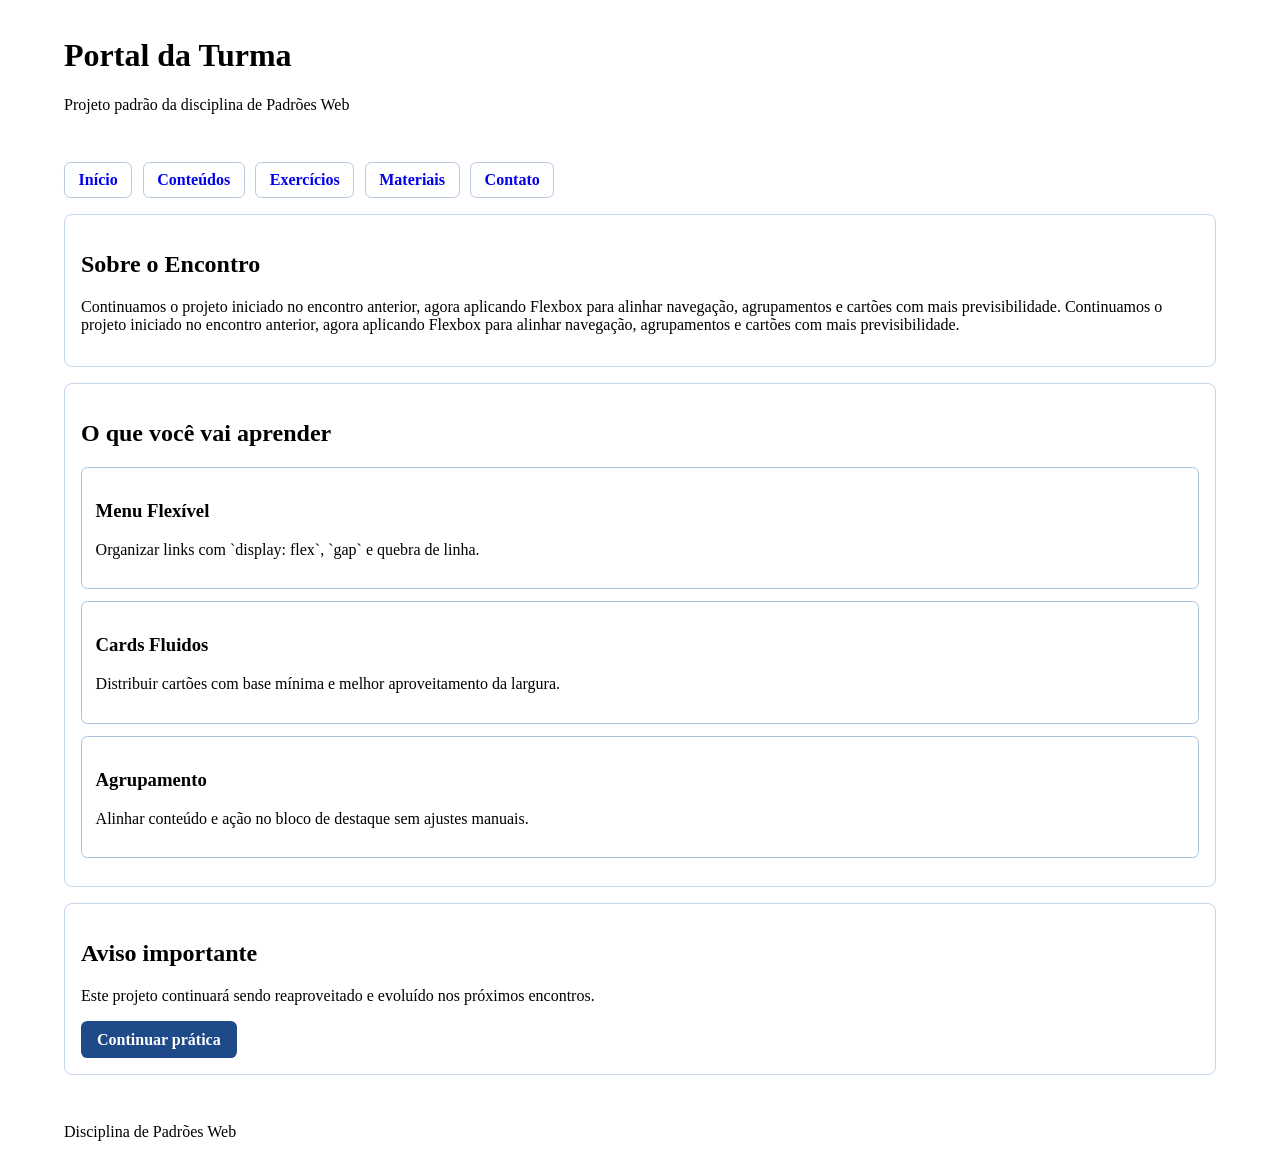
<file: códigos/aula15/index.html>
<!doctype html>
<html lang="pt-BR">
  <head>
    <meta charset="UTF-8" />
    <meta name="viewport" content="width=device-width, initial-scale=1.0" />
    <title>Portal da Turma - Projeto Padrão</title>
    <link rel="stylesheet" href="styles.css" />
  </head>


  <body>
    <header id="topo" class="faixa">
      <div class="container">
        <h1>Portal da Turma</h1>
        <p class="subtitulo">Projeto padrão da disciplina de Padrões Web</p>
      </div>
    </header>

    <nav class="menu faixa" aria-label="Navegação principal">
      <div class="container">
        <a href="#inicio">Início</a>
        <a href="#conteudos">Conteúdos</a>
        <a href="#exercicios">Exercícios</a>
        <a href="#materiais">Materiais</a>
        <a href="#contato">Contato</a>
      </div>
    </nav>

    <main id="inicio" class="container">
      <section id="conteudos" class="bloco bloco-sobre">
        <h2>Sobre o Encontro</h2>
        <p>
          Continuamos o projeto iniciado no encontro anterior, agora aplicando Flexbox
          para alinhar navegação, agrupamentos e cartões com mais previsibilidade. Continuamos o projeto iniciado no encontro anterior, agora aplicando Flexbox
          para alinhar navegação, agrupamentos e cartões com mais previsibilidade.
        </p>
      </section>

      <section id="exercicios" class="bloco bloco-aprendizado">
        <h2>O que você vai aprender</h2>
        <div class="cards-aprendizado">
          <article class="card">
            <h3>Menu Flexível</h3>
            <p>Organizar links com `display: flex`, `gap` e quebra de linha.</p>
          </article>
          <article class="card">
            <h3>Cards Fluidos</h3>
            <p>Distribuir cartões com base mínima e melhor aproveitamento da largura.</p>
          </article>
          <article class="card">
            <h3>Agrupamento</h3>
            <p>Alinhar conteúdo e ação no bloco de destaque sem ajustes manuais.</p>
          </article>
        </div>
      </section>

      <section id="materiais" class="bloco destaque">
        <h2>Aviso importante</h2>
        <div class="destaque-acao">
          <p class="aviso" id="aviso-semana">
            Este projeto continuará sendo reaproveitado e evoluído nos próximos encontros.
          </p>
          <a class="botao" href="#exercicios">Continuar prática</a>
        </div>
      </section>
    </main>

    <footer id="contato" class="faixa">
      <div class="container">
        <p>Disciplina de Padrões Web</p>
      </div>
    </footer>
  </body>
</html>
</file>
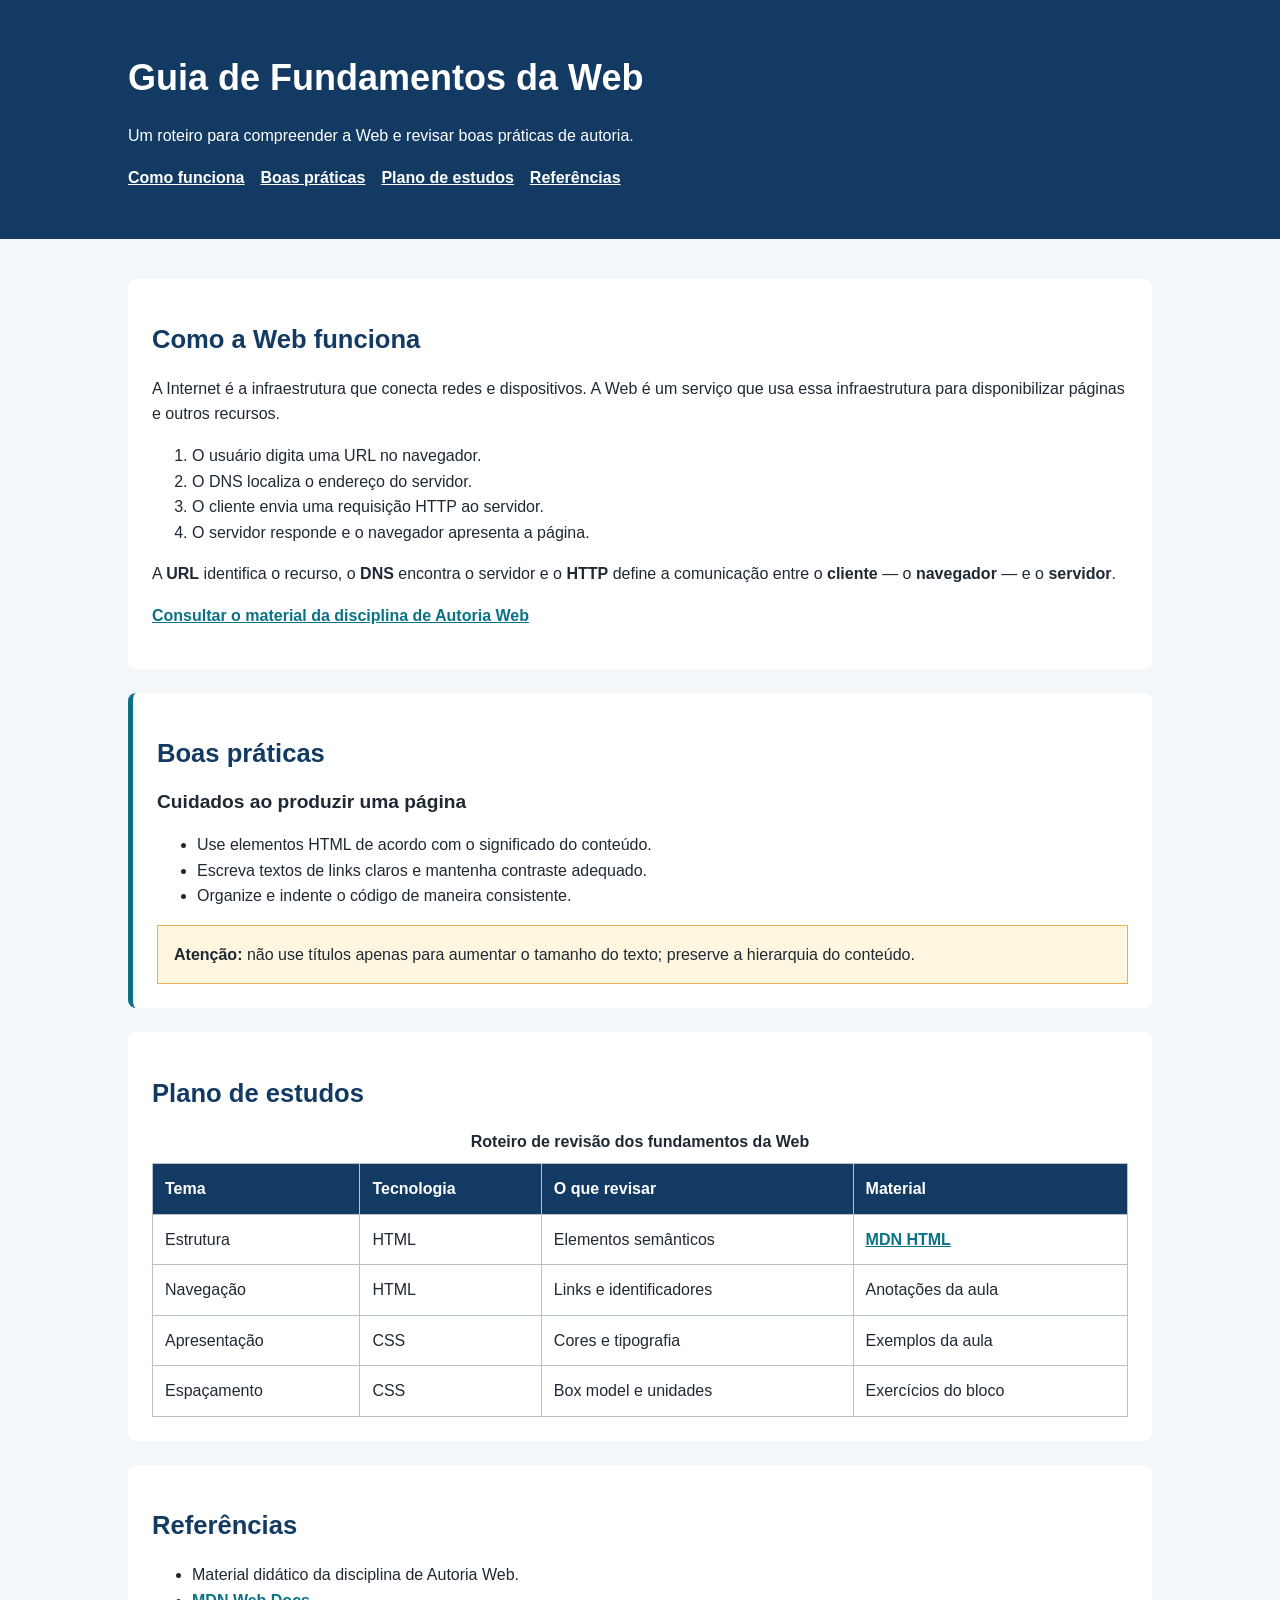
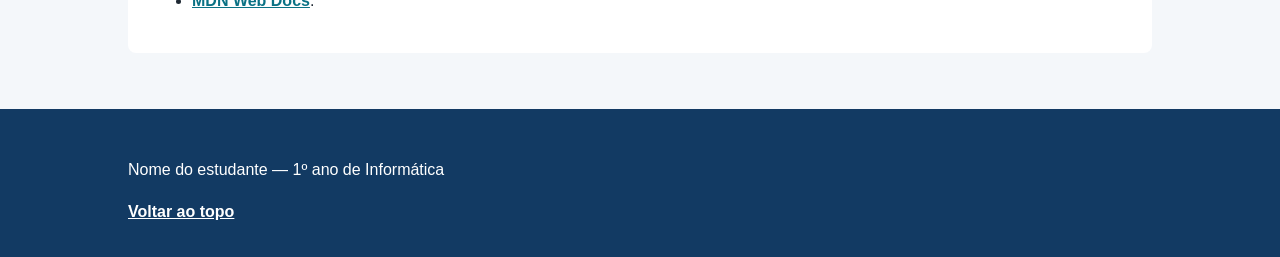
<file: códigos/aula21/index.html>
<!doctype html>
<html lang="pt-BR">
  <head>
    <meta charset="UTF-8" />
    <meta name="viewport" content="width=device-width, initial-scale=1.0" />
    <title>Guia de Fundamentos da Web</title>
    <link rel="stylesheet" href="styles.css" />
  </head>
  <body>
    <header>
      <div class="container">
        <h1 id="topo">Guia de Fundamentos da Web</h1>
        <p>Um roteiro para compreender a Web e revisar boas práticas de autoria.</p>
        <nav aria-label="Navegação principal">
          <ul>
            <li><a href="#funcionamento">Como funciona</a></li>
            <li><a href="#boas-praticas">Boas práticas</a></li>
            <li><a href="#estudos">Plano de estudos</a></li>
            <li><a href="#referencias">Referências</a></li>
          </ul>
        </nav>
      </div>
    </header>

    <main class="container">
      <section id="funcionamento">
        <h2>Como a Web funciona</h2>
        <p>A Internet é a infraestrutura que conecta redes e dispositivos. A Web é um serviço que usa essa infraestrutura para disponibilizar páginas e outros recursos.</p>
        <ol>
          <li>O usuário digita uma URL no navegador.</li>
          <li>O DNS localiza o endereço do servidor.</li>
          <li>O cliente envia uma requisição HTTP ao servidor.</li>
          <li>O servidor responde e o navegador apresenta a página.</li>
        </ol>
        <p>A <strong>URL</strong> identifica o recurso, o <strong>DNS</strong> encontra o servidor e o <strong>HTTP</strong> define a comunicação entre o <strong>cliente</strong> — o <strong>navegador</strong> — e o <strong>servidor</strong>.</p>
        <p><a href="https://github.com/luciano-alexandre/autoria-web">Consultar o material da disciplina de Autoria Web</a></p>
      </section>

      <section id="boas-praticas">
        <h2>Boas práticas</h2>
        <article>
          <h3>Cuidados ao produzir uma página</h3>
          <ul>
            <li>Use elementos HTML de acordo com o significado do conteúdo.</li>
            <li>Escreva textos de links claros e mantenha contraste adequado.</li>
            <li>Organize e indente o código de maneira consistente.</li>
          </ul>
        </article>
        <aside>
          <strong>Atenção:</strong> não use títulos apenas para aumentar o tamanho do texto; preserve a hierarquia do conteúdo.
        </aside>
      </section>

      <section id="estudos">
        <h2>Plano de estudos</h2>
        <div class="tabela-responsiva">
          <table>
            <caption>Roteiro de revisão dos fundamentos da Web</caption>
            <thead>
              <tr>
                <th scope="col">Tema</th>
                <th scope="col">Tecnologia</th>
                <th scope="col">O que revisar</th>
                <th scope="col">Material</th>
              </tr>
            </thead>
            <tbody>
              <tr><td>Estrutura</td><td>HTML</td><td>Elementos semânticos</td><td><a href="https://developer.mozilla.org/pt-BR/docs/Web/HTML">MDN HTML</a></td></tr>
              <tr><td>Navegação</td><td>HTML</td><td>Links e identificadores</td><td>Anotações da aula</td></tr>
              <tr><td>Apresentação</td><td>CSS</td><td>Cores e tipografia</td><td>Exemplos da aula</td></tr>
              <tr><td>Espaçamento</td><td>CSS</td><td>Box model e unidades</td><td>Exercícios do bloco</td></tr>
            </tbody>
          </table>
        </div>
      </section>

      <section id="referencias">
        <h2>Referências</h2>
        <ul>
          <li>Material didático da disciplina de Autoria Web.</li>
          <li><a href="https://developer.mozilla.org/pt-BR/">MDN Web Docs</a>.</li>
        </ul>
      </section>
    </main>

    <footer>
      <div class="container">
        <p>Nome do estudante — 1º ano de Informática</p>
        <a href="#topo">Voltar ao topo</a>
      </div>
    </footer>
  </body>
</html>
</file>
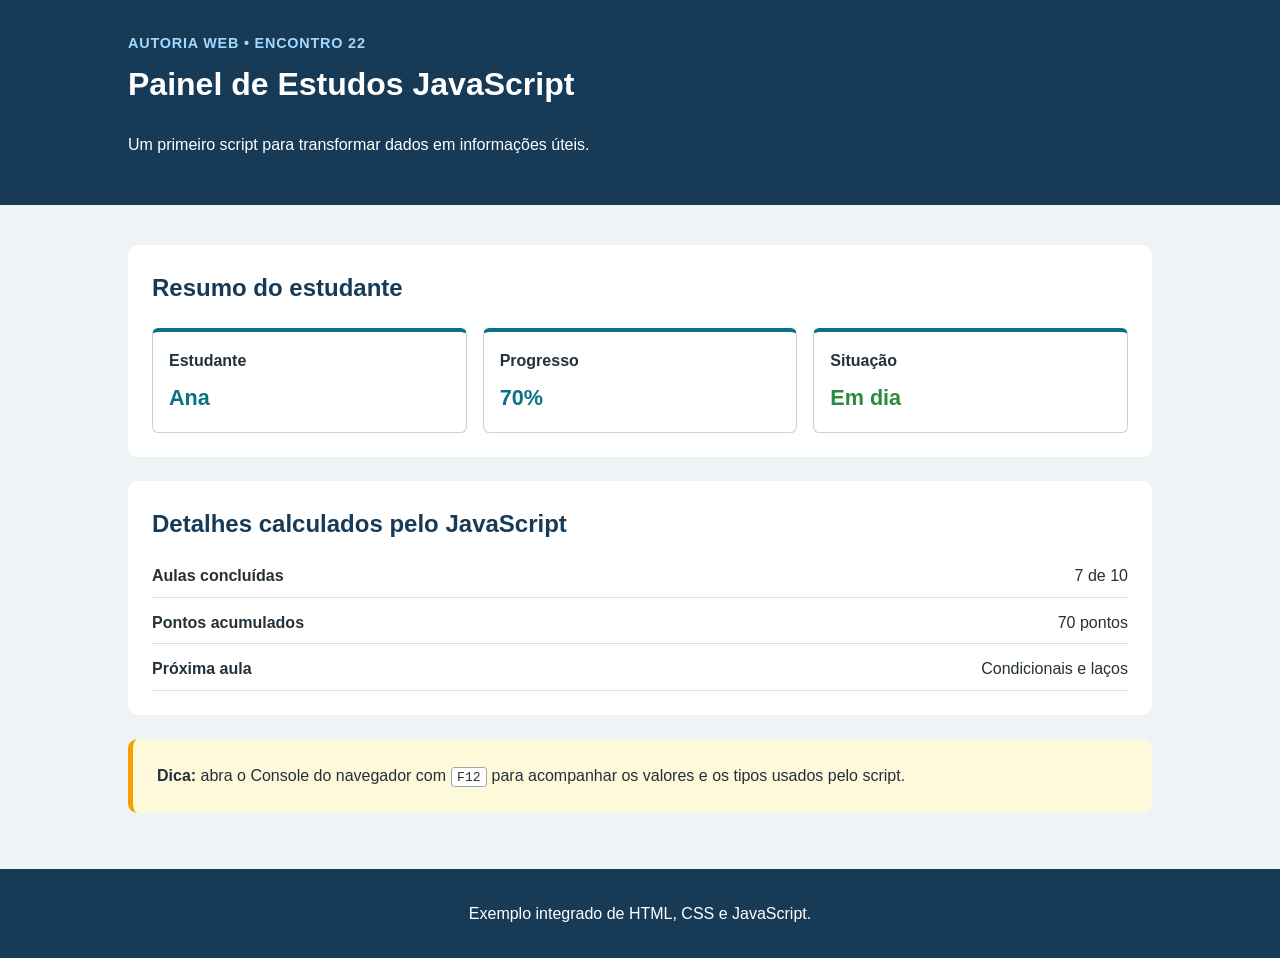
<file: códigos/aula22/index.html>
<!doctype html>
<html lang="pt-BR">
  <head>
    <meta charset="UTF-8" />
    <meta name="viewport" content="width=device-width, initial-scale=1.0" />
    <title>Painel de Estudos JavaScript</title>
    <link rel="stylesheet" href="styles.css" />
    <script src="script.js" defer></script>
  </head>
  <body>
    <header>
      <div class="container">
        <p class="etiqueta">Autoria Web • Encontro 22</p>
        <h1>Painel de Estudos JavaScript</h1>
        <p>Um primeiro script para transformar dados em informações úteis.</p>
      </div>
    </header>

    <main class="container">
      <section aria-labelledby="titulo-resumo">
        <h2 id="titulo-resumo">Resumo do estudante</h2>
        <div class="grade-cards">
          <article class="card">
            <h3>Estudante</h3>
            <p id="nome-estudante" class="valor">Carregando...</p>
          </article>

          <article class="card">
            <h3>Progresso</h3>
            <p id="progresso" class="valor">0%</p>
          </article>

          <article class="card">
            <h3>Situação</h3>
            <p id="situacao" class="valor">Calculando...</p>
          </article>
        </div>
      </section>

      <section aria-labelledby="titulo-detalhes">
        <h2 id="titulo-detalhes">Detalhes calculados pelo JavaScript</h2>
        <dl class="detalhes">
          <div>
            <dt>Aulas concluídas</dt>
            <dd id="aulas-concluidas">0 de 0</dd>
          </div>
          <div>
            <dt>Pontos acumulados</dt>
            <dd id="pontos">0 pontos</dd>
          </div>
          <div>
            <dt>Próxima aula</dt>
            <dd id="proxima-aula">Não definida</dd>
          </div>
        </dl>
      </section>

      <aside class="dica">
        <strong>Dica:</strong> abra o Console do navegador com <kbd>F12</kbd> para
        acompanhar os valores e os tipos usados pelo script.
      </aside>
    </main>

    <footer>
      <div class="container">
        <p>Exemplo integrado de HTML, CSS e JavaScript.</p>
      </div>
    </footer>
  </body>
</html>
</file>
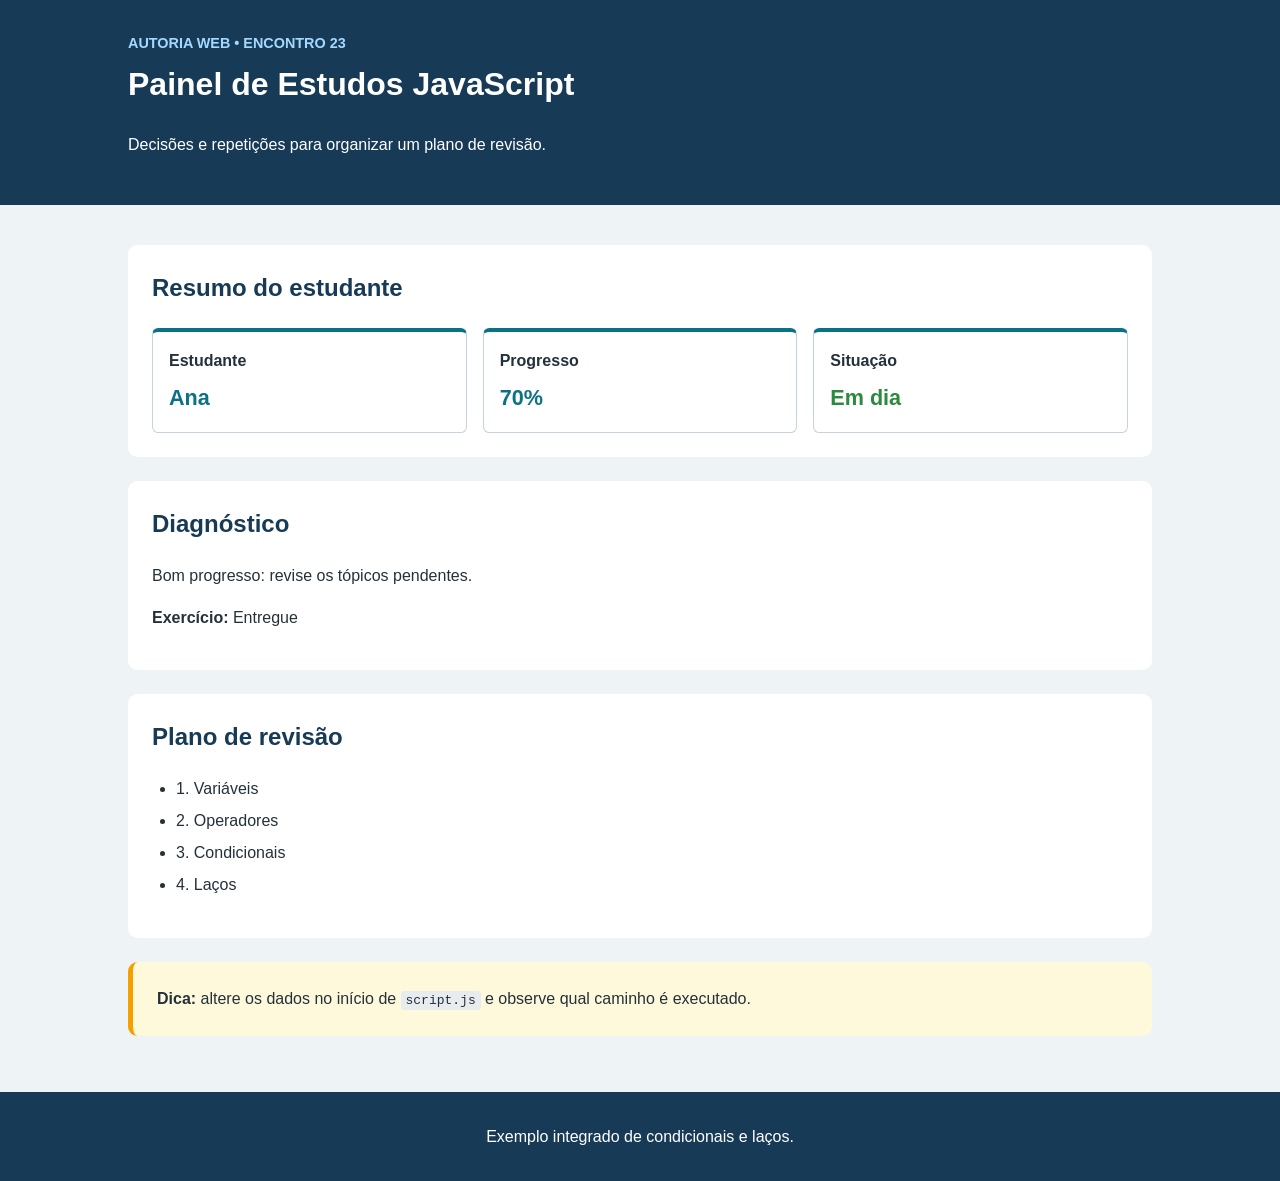
<file: códigos/aula23/index.html>
<!doctype html>
<html lang="pt-BR">
  <head>
    <meta charset="UTF-8" />
    <meta name="viewport" content="width=device-width, initial-scale=1.0" />
    <title>Painel de Estudos - Condicionais e Laços</title>
    <link rel="stylesheet" href="styles.css" />
    <script src="script.js" defer></script>
  </head>
  <body>
    <header>
      <div class="container">
        <p class="etiqueta">Autoria Web • Encontro 23</p>
        <h1>Painel de Estudos JavaScript</h1>
        <p>Decisões e repetições para organizar um plano de revisão.</p>
      </div>
    </header>

    <main class="container">
      <section aria-labelledby="titulo-resumo">
        <h2 id="titulo-resumo">Resumo do estudante</h2>
        <div class="grade-cards">
          <article class="card">
            <h3>Estudante</h3>
            <p id="nome-estudante" class="valor">Carregando...</p>
          </article>
          <article class="card">
            <h3>Progresso</h3>
            <p id="progresso" class="valor">0%</p>
          </article>
          <article class="card">
            <h3>Situação</h3>
            <p id="situacao" class="valor">Calculando...</p>
          </article>
        </div>
      </section>

      <section aria-labelledby="titulo-diagnostico">
        <h2 id="titulo-diagnostico">Diagnóstico</h2>
        <p id="diagnostico">Calculando...</p>
        <p><strong>Exercício:</strong> <span id="entrega">Verificando...</span></p>
      </section>

      <section aria-labelledby="titulo-plano">
        <h2 id="titulo-plano">Plano de revisão</h2>
        <ul id="lista-revisao"></ul>
      </section>

      <aside class="dica">
        <strong>Dica:</strong> altere os dados no início de <code>script.js</code> e
        observe qual caminho é executado.
      </aside>
    </main>

    <footer>
      <div class="container"><p>Exemplo integrado de condicionais e laços.</p></div>
    </footer>
  </body>
</html>
</file>
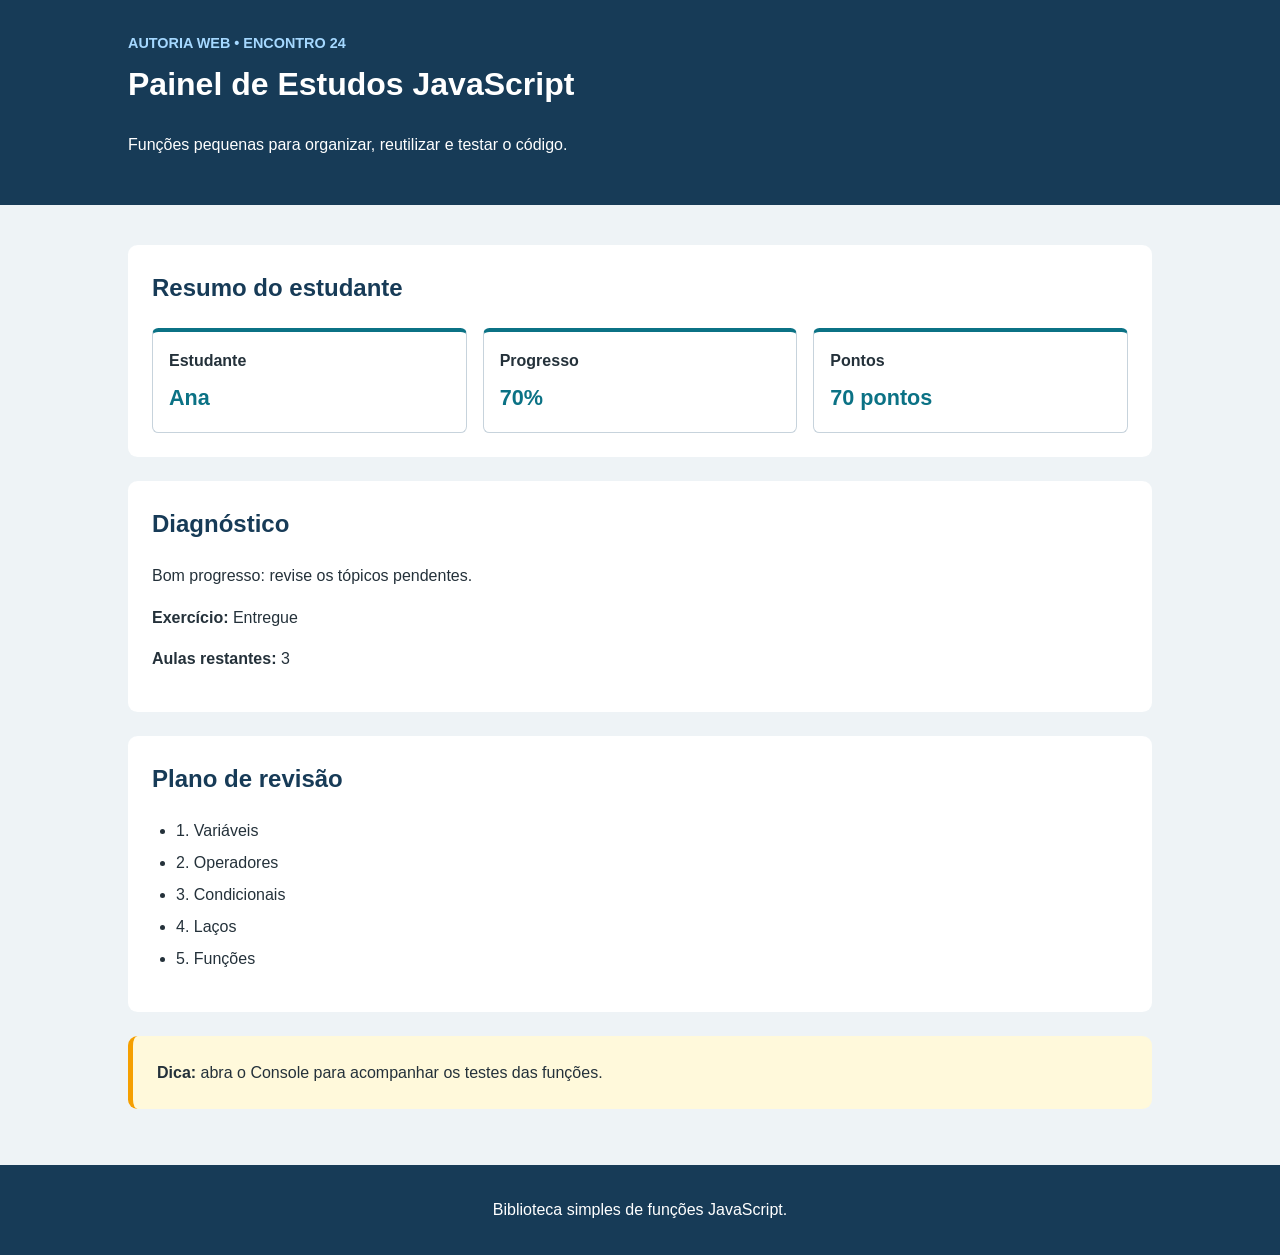
<file: códigos/aula24/index.html>
<!doctype html>
<html lang="pt-BR">
  <head>
    <meta charset="UTF-8" />
    <meta name="viewport" content="width=device-width, initial-scale=1.0" />
    <title>Painel de Estudos - Funções</title>
    <link rel="stylesheet" href="styles.css" />
    <script src="script.js" defer></script>
  </head>
  <body>
    <header>
      <div class="container">
        <p class="etiqueta">Autoria Web • Encontro 24</p>
        <h1>Painel de Estudos JavaScript</h1>
        <p>Funções pequenas para organizar, reutilizar e testar o código.</p>
      </div>
    </header>

    <main class="container">
      <section aria-labelledby="titulo-resumo">
        <h2 id="titulo-resumo">Resumo do estudante</h2>
        <div class="grade-cards">
          <article class="card"><h3>Estudante</h3><p id="nome-estudante" class="valor">Carregando...</p></article>
          <article class="card"><h3>Progresso</h3><p id="progresso" class="valor">0%</p></article>
          <article class="card"><h3>Pontos</h3><p id="pontos" class="valor">0</p></article>
        </div>
      </section>

      <section aria-labelledby="titulo-diagnostico">
        <h2 id="titulo-diagnostico">Diagnóstico</h2>
        <p id="diagnostico">Calculando...</p>
        <p><strong>Exercício:</strong> <span id="entrega">Verificando...</span></p>
        <p><strong>Aulas restantes:</strong> <span id="aulas-restantes">0</span></p>
      </section>

      <section aria-labelledby="titulo-plano">
        <h2 id="titulo-plano">Plano de revisão</h2>
        <ul id="lista-revisao"></ul>
      </section>

      <aside class="dica">
        <strong>Dica:</strong> abra o Console para acompanhar os testes das funções.
      </aside>
    </main>

    <footer><div class="container"><p>Biblioteca simples de funções JavaScript.</p></div></footer>
  </body>
</html>
</file>
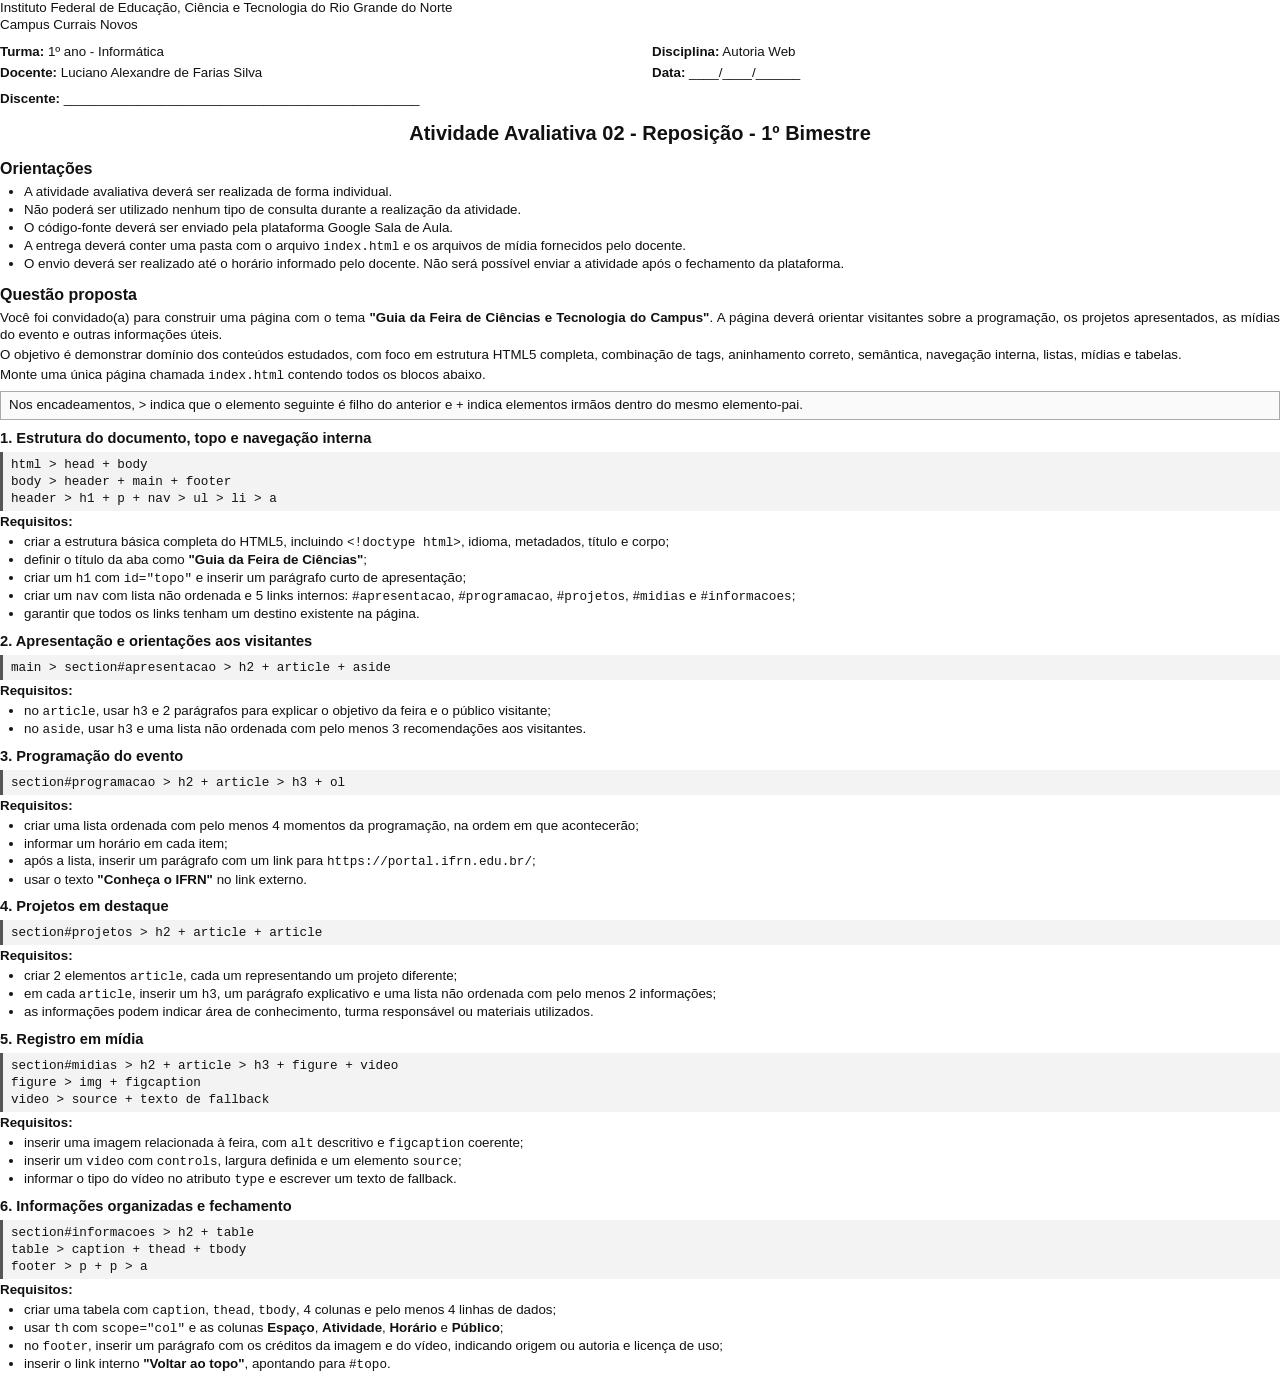
<file: docs/atividades/03-atividade-avaliativa-02-html5-integrado-impressao.html>
<!doctype html>
<html lang="pt-BR">
  <head>
    <meta charset="UTF-8" />
    <meta name="viewport" content="width=device-width, initial-scale=1.0" />
    <title>Atividade Avaliativa 02 - Reposição - Autoria Web</title>
    <style>
      @page {
        size: A4;
        margin: 12mm 18mm;
      }

      * {
        box-sizing: border-box;
      }

      body {
        margin: 0;
        color: #111;
        font-family: Arial, Helvetica, sans-serif;
        font-size: 10pt;
        line-height: 1.27;
      }

      .instituicao {
        margin-bottom: 10px;
        text-align: center;
      }

      .instituicao p {
        margin: 0;
      }

      .dados {
        display: grid;
        grid-template-columns: 1fr 1fr;
        gap: 4px 24px;
        margin: 8px 0 13px;
      }

      .discente {
        grid-column: 1 / -1;
        margin-top: 5px;
      }

      h1 {
        margin: 0 0 13px;
        font-size: 15pt;
        text-align: center;
      }

      h2 {
        margin: 12px 0 5px;
        font-size: 12pt;
      }

      h3 {
        margin: 9px 0 4px;
        font-size: 11pt;
      }

      p {
        margin: 3px 0;
        text-align: justify;
      }

      ul,
      ol {
        margin: 3px 0 5px;
        padding-left: 24px;
      }

      li {
        margin: 1px 0;
      }

      code {
        font-family: "Liberation Mono", "Courier New", monospace;
        font-size: 9.5pt;
      }

      .encadeamento {
        margin: 3px 0;
        padding: 4px 8px;
        border-left: 3px solid #555;
        background: #f3f3f3;
      }

      .nota {
        margin: 7px 0;
        padding: 5px 8px;
        border: 1px solid #aaa;
        background: #fafafa;
      }

      .bloco {
        break-inside: avoid-page;
      }

    </style>
  </head>
  <body>
    <header class="instituicao">
      <p>Instituto Federal de Educação, Ciência e Tecnologia do Rio Grande do Norte</p>
      <p>Campus Currais Novos</p>
    </header>

    <section class="dados" aria-label="Dados da atividade">
      <div><strong>Turma:</strong> 1º ano - Informática</div>
      <div><strong>Disciplina:</strong> Autoria Web</div>
      <div><strong>Docente:</strong> Luciano Alexandre de Farias Silva</div>
      <div><strong>Data:</strong> ____/____/______</div>
      <div class="discente"><strong>Discente:</strong> ________________________________________________</div>
    </section>

    <h1>Atividade Avaliativa 02 - Reposição - 1º Bimestre</h1>

    <section>
      <h2>Orientações</h2>
      <ul>
        <li>A atividade avaliativa deverá ser realizada de forma individual.</li>
        <li>Não poderá ser utilizado nenhum tipo de consulta durante a realização da atividade.</li>
        <li>O código-fonte deverá ser enviado pela plataforma Google Sala de Aula.</li>
        <li>A entrega deverá conter uma pasta com o arquivo <code>index.html</code> e os arquivos de mídia fornecidos pelo docente.</li>
        <li>O envio deverá ser realizado até o horário informado pelo docente. Não será possível enviar a atividade após o fechamento da plataforma.</li>
      </ul>
    </section>

    <main>
      <section>
        <h2>Questão proposta</h2>
        <p>
          Você foi convidado(a) para construir uma página com o tema
          <strong>"Guia da Feira de Ciências e Tecnologia do Campus"</strong>. A página deverá orientar
          visitantes sobre a programação, os projetos apresentados, as mídias do evento e outras
          informações úteis.
        </p>
        <p>
          O objetivo é demonstrar domínio dos conteúdos estudados, com foco em estrutura HTML5
          completa, combinação de tags, aninhamento correto, semântica, navegação interna, listas,
          mídias e tabelas.
        </p>
        <p>Monte uma única página chamada <code>index.html</code> contendo todos os blocos abaixo.</p>
        <p class="nota">
          Nos encadeamentos, <code>&gt;</code> indica que o elemento seguinte é filho do anterior e
          <code>+</code> indica elementos irmãos dentro do mesmo elemento-pai.
        </p>
      </section>

      <section class="bloco">
        <h3>1. Estrutura do documento, topo e navegação interna</h3>
        <div class="encadeamento">
          <code>html &gt; head + body</code><br />
          <code>body &gt; header + main + footer</code><br />
          <code>header &gt; h1 + p + nav &gt; ul &gt; li &gt; a</code>
        </div>
        <p><strong>Requisitos:</strong></p>
        <ul>
          <li>criar a estrutura básica completa do HTML5, incluindo <code>&lt;!doctype html&gt;</code>, idioma, metadados, título e corpo;</li>
          <li>definir o título da aba como <strong>"Guia da Feira de Ciências"</strong>;</li>
          <li>criar um <code>h1</code> com <code>id="topo"</code> e inserir um parágrafo curto de apresentação;</li>
          <li>criar um <code>nav</code> com lista não ordenada e 5 links internos: <code>#apresentacao</code>, <code>#programacao</code>, <code>#projetos</code>, <code>#midias</code> e <code>#informacoes</code>;</li>
          <li>garantir que todos os links tenham um destino existente na página.</li>
        </ul>
      </section>

      <section class="bloco">
        <h3>2. Apresentação e orientações aos visitantes</h3>
        <div class="encadeamento">
          <code>main &gt; section#apresentacao &gt; h2 + article + aside</code>
        </div>
        <p><strong>Requisitos:</strong></p>
        <ul>
          <li>no <code>article</code>, usar <code>h3</code> e 2 parágrafos para explicar o objetivo da feira e o público visitante;</li>
          <li>no <code>aside</code>, usar <code>h3</code> e uma lista não ordenada com pelo menos 3 recomendações aos visitantes.</li>
        </ul>
      </section>

      <section class="bloco">
        <h3>3. Programação do evento</h3>
        <div class="encadeamento">
          <code>section#programacao &gt; h2 + article &gt; h3 + ol</code>
        </div>
        <p><strong>Requisitos:</strong></p>
        <ul>
          <li>criar uma lista ordenada com pelo menos 4 momentos da programação, na ordem em que acontecerão;</li>
          <li>informar um horário em cada item;</li>
          <li>após a lista, inserir um parágrafo com um link para <code>https://portal.ifrn.edu.br/</code>;</li>
          <li>usar o texto <strong>"Conheça o IFRN"</strong> no link externo.</li>
        </ul>
      </section>

      <section class="bloco">
        <h3>4. Projetos em destaque</h3>
        <div class="encadeamento">
          <code>section#projetos &gt; h2 + article + article</code>
        </div>
        <p><strong>Requisitos:</strong></p>
        <ul>
          <li>criar 2 elementos <code>article</code>, cada um representando um projeto diferente;</li>
          <li>em cada <code>article</code>, inserir um <code>h3</code>, um parágrafo explicativo e uma lista não ordenada com pelo menos 2 informações;</li>
          <li>as informações podem indicar área de conhecimento, turma responsável ou materiais utilizados.</li>
        </ul>
      </section>

      <section class="bloco">
        <h3>5. Registro em mídia</h3>
        <div class="encadeamento">
          <code>section#midias &gt; h2 + article &gt; h3 + figure + video</code><br />
          <code>figure &gt; img + figcaption</code><br />
          <code>video &gt; source + texto de fallback</code>
        </div>
        <p><strong>Requisitos:</strong></p>
        <ul>
          <li>inserir uma imagem relacionada à feira, com <code>alt</code> descritivo e <code>figcaption</code> coerente;</li>
          <li>inserir um <code>video</code> com <code>controls</code>, largura definida e um elemento <code>source</code>;</li>
          <li>informar o tipo do vídeo no atributo <code>type</code> e escrever um texto de fallback.</li>
        </ul>
      </section>

      <section class="bloco">
        <h3>6. Informações organizadas e fechamento</h3>
        <div class="encadeamento">
          <code>section#informacoes &gt; h2 + table</code><br />
          <code>table &gt; caption + thead + tbody</code><br />
          <code>footer &gt; p + p &gt; a</code>
        </div>
        <p><strong>Requisitos:</strong></p>
        <ul>
          <li>criar uma tabela com <code>caption</code>, <code>thead</code>, <code>tbody</code>, 4 colunas e pelo menos 4 linhas de dados;</li>
          <li>usar <code>th</code> com <code>scope="col"</code> e as colunas <strong>Espaço</strong>, <strong>Atividade</strong>, <strong>Horário</strong> e <strong>Público</strong>;</li>
          <li>no <code>footer</code>, inserir um parágrafo com os créditos da imagem e do vídeo, indicando origem ou autoria e licença de uso;</li>
          <li>inserir o link interno <strong>"Voltar ao topo"</strong>, apontando para <code>#topo</code>.</li>
        </ul>
      </section>

    </main>
  </body>
</html>
</file>
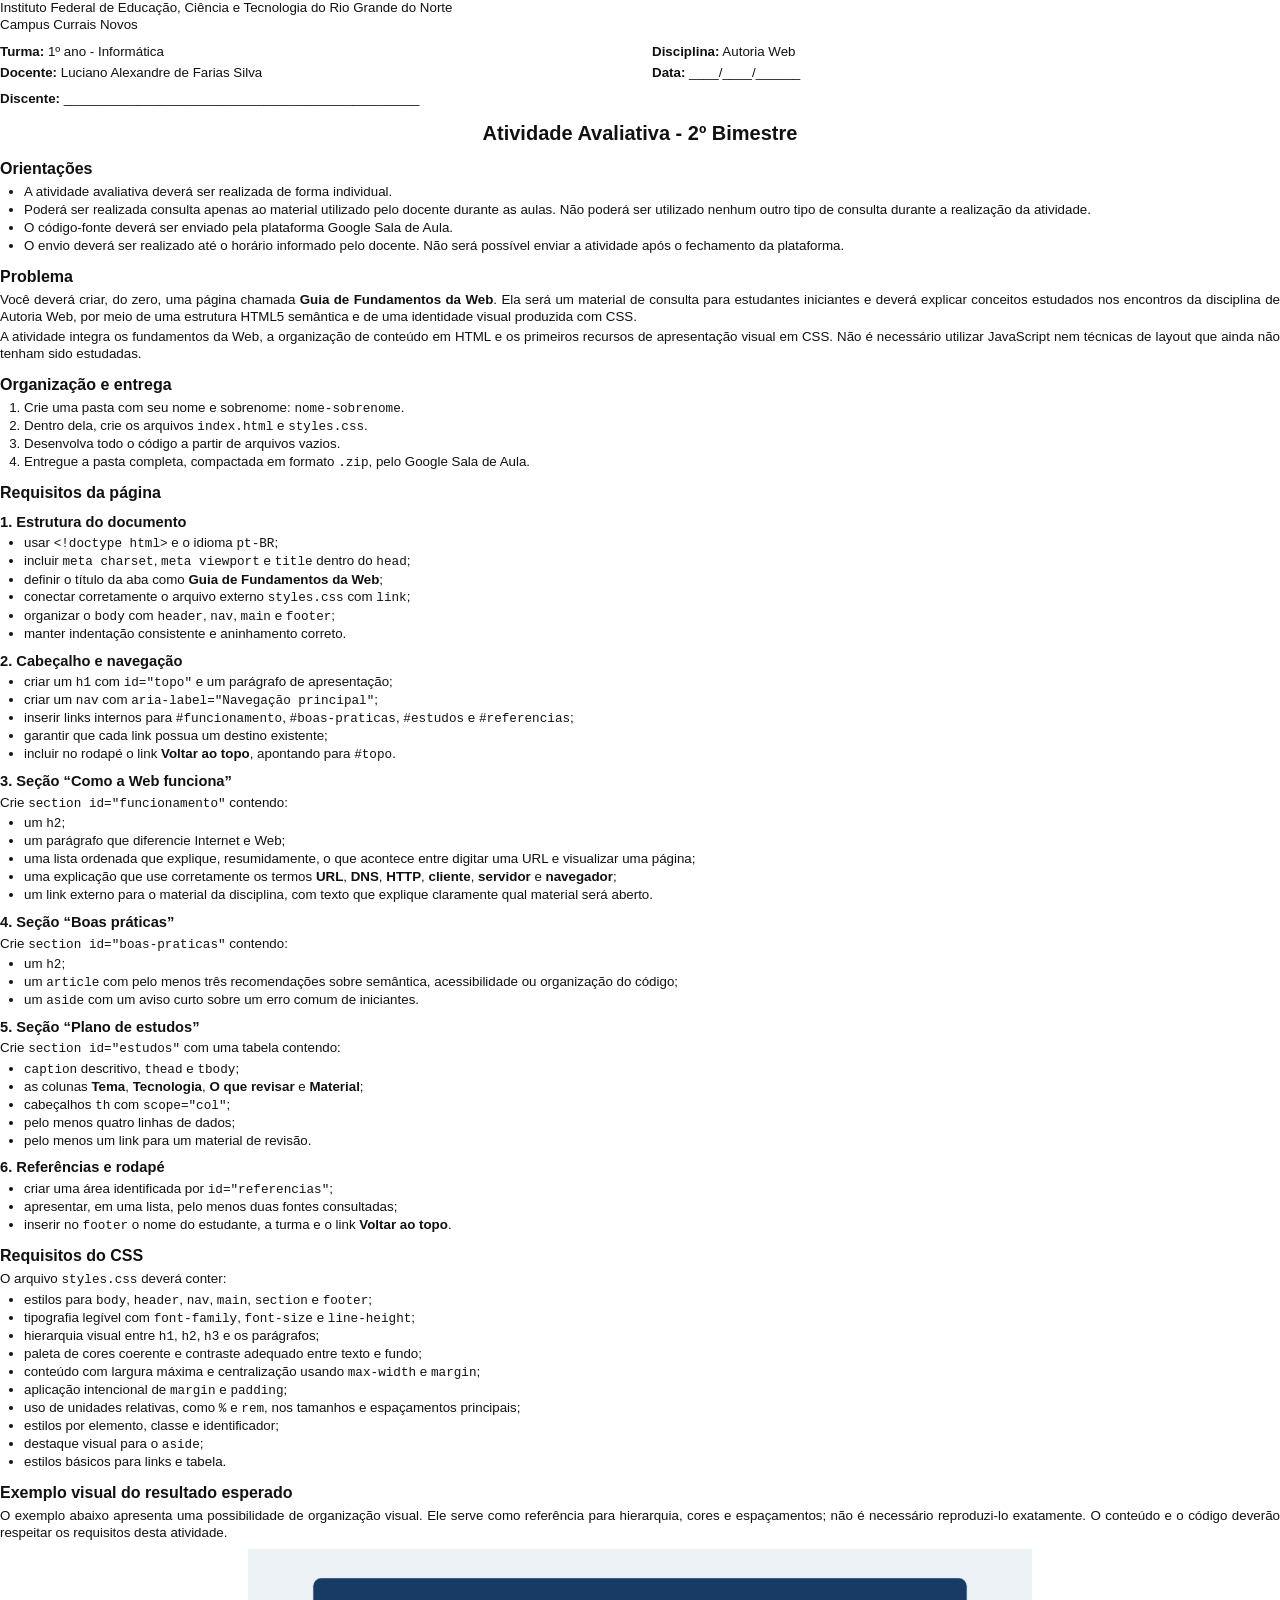
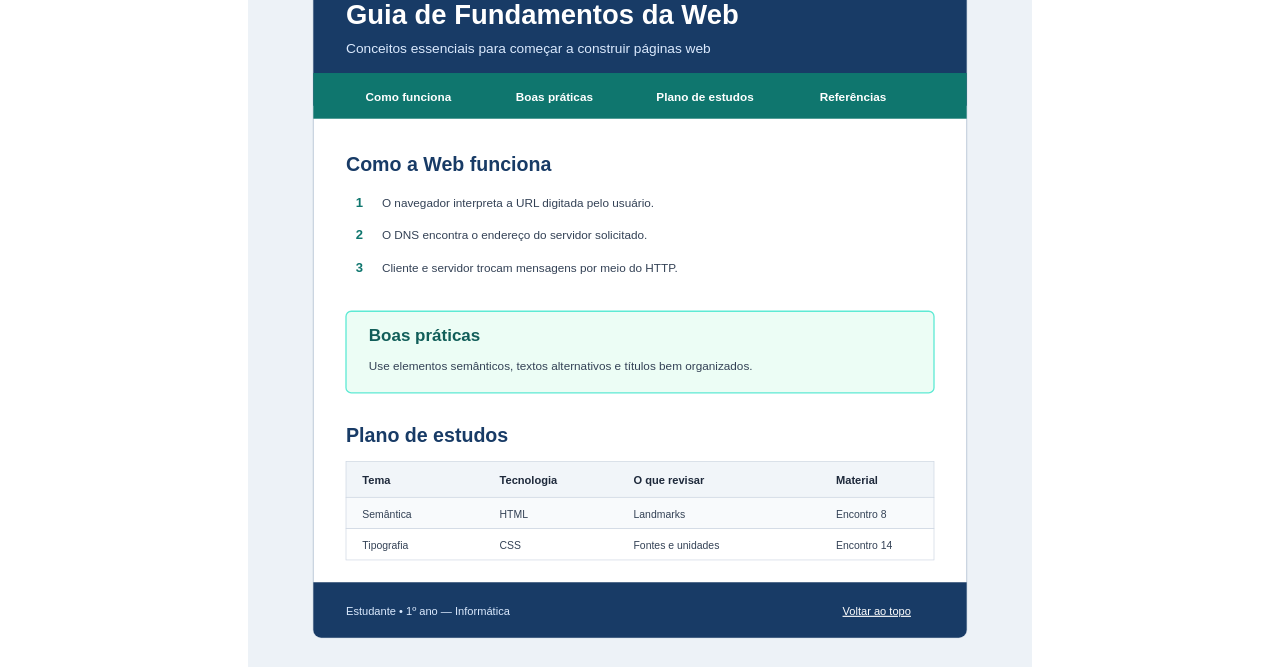
<file: docs/atividades/04-atividade-avaliativa-03-portal-de-estudos-web-impressao.html>
<!doctype html>
<html lang="pt-BR">
  <head>
    <meta charset="UTF-8" />
    <meta name="viewport" content="width=device-width, initial-scale=1.0" />
    <title>Atividade Avaliativa - 2º Bimestre - Autoria Web</title>
    <style>
      @page { size: A4; margin: 12mm 18mm; }
      * { box-sizing: border-box; }
      body { margin: 0; color: #111; font-family: Arial, Helvetica, sans-serif; font-size: 10pt; line-height: 1.27; }
      .instituicao { margin-bottom: 10px; text-align: center; }
      .instituicao p { margin: 0; }
      .dados { display: grid; grid-template-columns: 1fr 1fr; gap: 4px 24px; margin: 8px 0 13px; }
      .discente { grid-column: 1 / -1; margin-top: 5px; }
      h1 { margin: 0 0 13px; font-size: 15pt; text-align: center; }
      h2 { margin: 12px 0 5px; font-size: 12pt; }
      h3 { margin: 9px 0 4px; font-size: 11pt; }
      p { margin: 3px 0; text-align: justify; }
      ul, ol { margin: 3px 0 5px; padding-left: 24px; }
      li { margin: 1px 0; }
      code { font-family: "Liberation Mono", "Courier New", monospace; font-size: 9.5pt; }
      .bloco { break-inside: avoid-page; }
      .visual { display: block; width: 100%; max-height: 190mm; margin: 7px auto 0; object-fit: contain; }
    </style>
  </head>
  <body>
    <header class="instituicao">
      <p>Instituto Federal de Educação, Ciência e Tecnologia do Rio Grande do Norte</p>
      <p>Campus Currais Novos</p>
    </header>

    <section class="dados" aria-label="Dados da atividade">
      <div><strong>Turma:</strong> 1º ano - Informática</div>
      <div><strong>Disciplina:</strong> Autoria Web</div>
      <div><strong>Docente:</strong> Luciano Alexandre de Farias Silva</div>
      <div><strong>Data:</strong> ____/____/______</div>
      <div class="discente"><strong>Discente:</strong> ________________________________________________</div>
    </section>

    <h1>Atividade Avaliativa - 2º Bimestre</h1>

    <section>
      <h2>Orientações</h2>
      <ul>
        <li>A atividade avaliativa deverá ser realizada de forma individual.</li>
        <li>Poderá ser realizada consulta apenas ao material utilizado pelo docente durante as aulas. Não poderá ser utilizado nenhum outro tipo de consulta durante a realização da atividade.</li>
        <li>O código-fonte deverá ser enviado pela plataforma Google Sala de Aula.</li>
        <li>O envio deverá ser realizado até o horário informado pelo docente. Não será possível enviar a atividade após o fechamento da plataforma.</li>
      </ul>
    </section>

    <main>
      <section>
        <h2>Problema</h2>
        <p>Você deverá criar, do zero, uma página chamada <strong>Guia de Fundamentos da Web</strong>. Ela será um material de consulta para estudantes iniciantes e deverá explicar conceitos estudados nos encontros da disciplina de Autoria Web, por meio de uma estrutura HTML5 semântica e de uma identidade visual produzida com CSS.</p>
        <p>A atividade integra os fundamentos da Web, a organização de conteúdo em HTML e os primeiros recursos de apresentação visual em CSS. Não é necessário utilizar JavaScript nem técnicas de layout que ainda não tenham sido estudadas.</p>
      </section>

      <section class="bloco">
        <h2>Organização e entrega</h2>
        <ol>
          <li>Crie uma pasta com seu nome e sobrenome: <code>nome-sobrenome</code>.</li>
          <li>Dentro dela, crie os arquivos <code>index.html</code> e <code>styles.css</code>.</li>
          <li>Desenvolva todo o código a partir de arquivos vazios.</li>
          <li>Entregue a pasta completa, compactada em formato <code>.zip</code>, pelo Google Sala de Aula.</li>
        </ol>
      </section>

      <section>
        <h2>Requisitos da página</h2>
      </section>

      <section class="bloco">
        <h3>1. Estrutura do documento</h3>
        <ul>
          <li>usar <code>&lt;!doctype html&gt;</code> e o idioma <code>pt-BR</code>;</li>
          <li>incluir <code>meta charset</code>, <code>meta viewport</code> e <code>title</code> dentro do <code>head</code>;</li>
          <li>definir o título da aba como <strong>Guia de Fundamentos da Web</strong>;</li>
          <li>conectar corretamente o arquivo externo <code>styles.css</code> com <code>link</code>;</li>
          <li>organizar o <code>body</code> com <code>header</code>, <code>nav</code>, <code>main</code> e <code>footer</code>;</li>
          <li>manter indentação consistente e aninhamento correto.</li>
        </ul>
      </section>

      <section class="bloco">
        <h3>2. Cabeçalho e navegação</h3>
        <ul>
          <li>criar um <code>h1</code> com <code>id="topo"</code> e um parágrafo de apresentação;</li>
          <li>criar um <code>nav</code> com <code>aria-label="Navegação principal"</code>;</li>
          <li>inserir links internos para <code>#funcionamento</code>, <code>#boas-praticas</code>, <code>#estudos</code> e <code>#referencias</code>;</li>
          <li>garantir que cada link possua um destino existente;</li>
          <li>incluir no rodapé o link <strong>Voltar ao topo</strong>, apontando para <code>#topo</code>.</li>
        </ul>
      </section>

      <section class="bloco">
        <h3>3. Seção “Como a Web funciona”</h3>
        <p>Crie <code>section id="funcionamento"</code> contendo:</p>
        <ul>
          <li>um <code>h2</code>;</li>
          <li>um parágrafo que diferencie Internet e Web;</li>
          <li>uma lista ordenada que explique, resumidamente, o que acontece entre digitar uma URL e visualizar uma página;</li>
          <li>uma explicação que use corretamente os termos <strong>URL</strong>, <strong>DNS</strong>, <strong>HTTP</strong>, <strong>cliente</strong>, <strong>servidor</strong> e <strong>navegador</strong>;</li>
          <li>um link externo para o material da disciplina, com texto que explique claramente qual material será aberto.</li>
        </ul>
      </section>

      <section class="bloco">
        <h3>4. Seção “Boas práticas”</h3>
        <p>Crie <code>section id="boas-praticas"</code> contendo:</p>
        <ul>
          <li>um <code>h2</code>;</li>
          <li>um <code>article</code> com pelo menos três recomendações sobre semântica, acessibilidade ou organização do código;</li>
          <li>um <code>aside</code> com um aviso curto sobre um erro comum de iniciantes.</li>
        </ul>
      </section>

      <section class="bloco">
        <h3>5. Seção “Plano de estudos”</h3>
        <p>Crie <code>section id="estudos"</code> com uma tabela contendo:</p>
        <ul>
          <li><code>caption</code> descritivo, <code>thead</code> e <code>tbody</code>;</li>
          <li>as colunas <strong>Tema</strong>, <strong>Tecnologia</strong>, <strong>O que revisar</strong> e <strong>Material</strong>;</li>
          <li>cabeçalhos <code>th</code> com <code>scope="col"</code>;</li>
          <li>pelo menos quatro linhas de dados;</li>
          <li>pelo menos um link para um material de revisão.</li>
        </ul>
      </section>

      <section class="bloco">
        <h3>6. Referências e rodapé</h3>
        <ul>
          <li>criar uma área identificada por <code>id="referencias"</code>;</li>
          <li>apresentar, em uma lista, pelo menos duas fontes consultadas;</li>
          <li>inserir no <code>footer</code> o nome do estudante, a turma e o link <strong>Voltar ao topo</strong>.</li>
        </ul>
      </section>

      <section>
        <h2>Requisitos do CSS</h2>
        <p>O arquivo <code>styles.css</code> deverá conter:</p>
        <ul>
          <li>estilos para <code>body</code>, <code>header</code>, <code>nav</code>, <code>main</code>, <code>section</code> e <code>footer</code>;</li>
          <li>tipografia legível com <code>font-family</code>, <code>font-size</code> e <code>line-height</code>;</li>
          <li>hierarquia visual entre <code>h1</code>, <code>h2</code>, <code>h3</code> e os parágrafos;</li>
          <li>paleta de cores coerente e contraste adequado entre texto e fundo;</li>
          <li>conteúdo com largura máxima e centralização usando <code>max-width</code> e <code>margin</code>;</li>
          <li>aplicação intencional de <code>margin</code> e <code>padding</code>;</li>
          <li>uso de unidades relativas, como <code>%</code> e <code>rem</code>, nos tamanhos e espaçamentos principais;</li>
          <li>estilos por elemento, classe e identificador;</li>
          <li>destaque visual para o <code>aside</code>;</li>
          <li>estilos básicos para links e tabela.</li>
        </ul>
      </section>

      <section>
        <h2>Exemplo visual do resultado esperado</h2>
        <p>O exemplo abaixo apresenta uma possibilidade de organização visual. Ele serve como referência para hierarquia, cores e espaçamentos; não é necessário reproduzi-lo exatamente. O conteúdo e o código deverão respeitar os requisitos desta atividade.</p>
        <img class="visual" src="./imagens/atividade-04-exemplo-visual.svg" alt="Exemplo visual da página Guia de Fundamentos da Web" />
      </section>
    </main>
  </body>
</html>
</file>
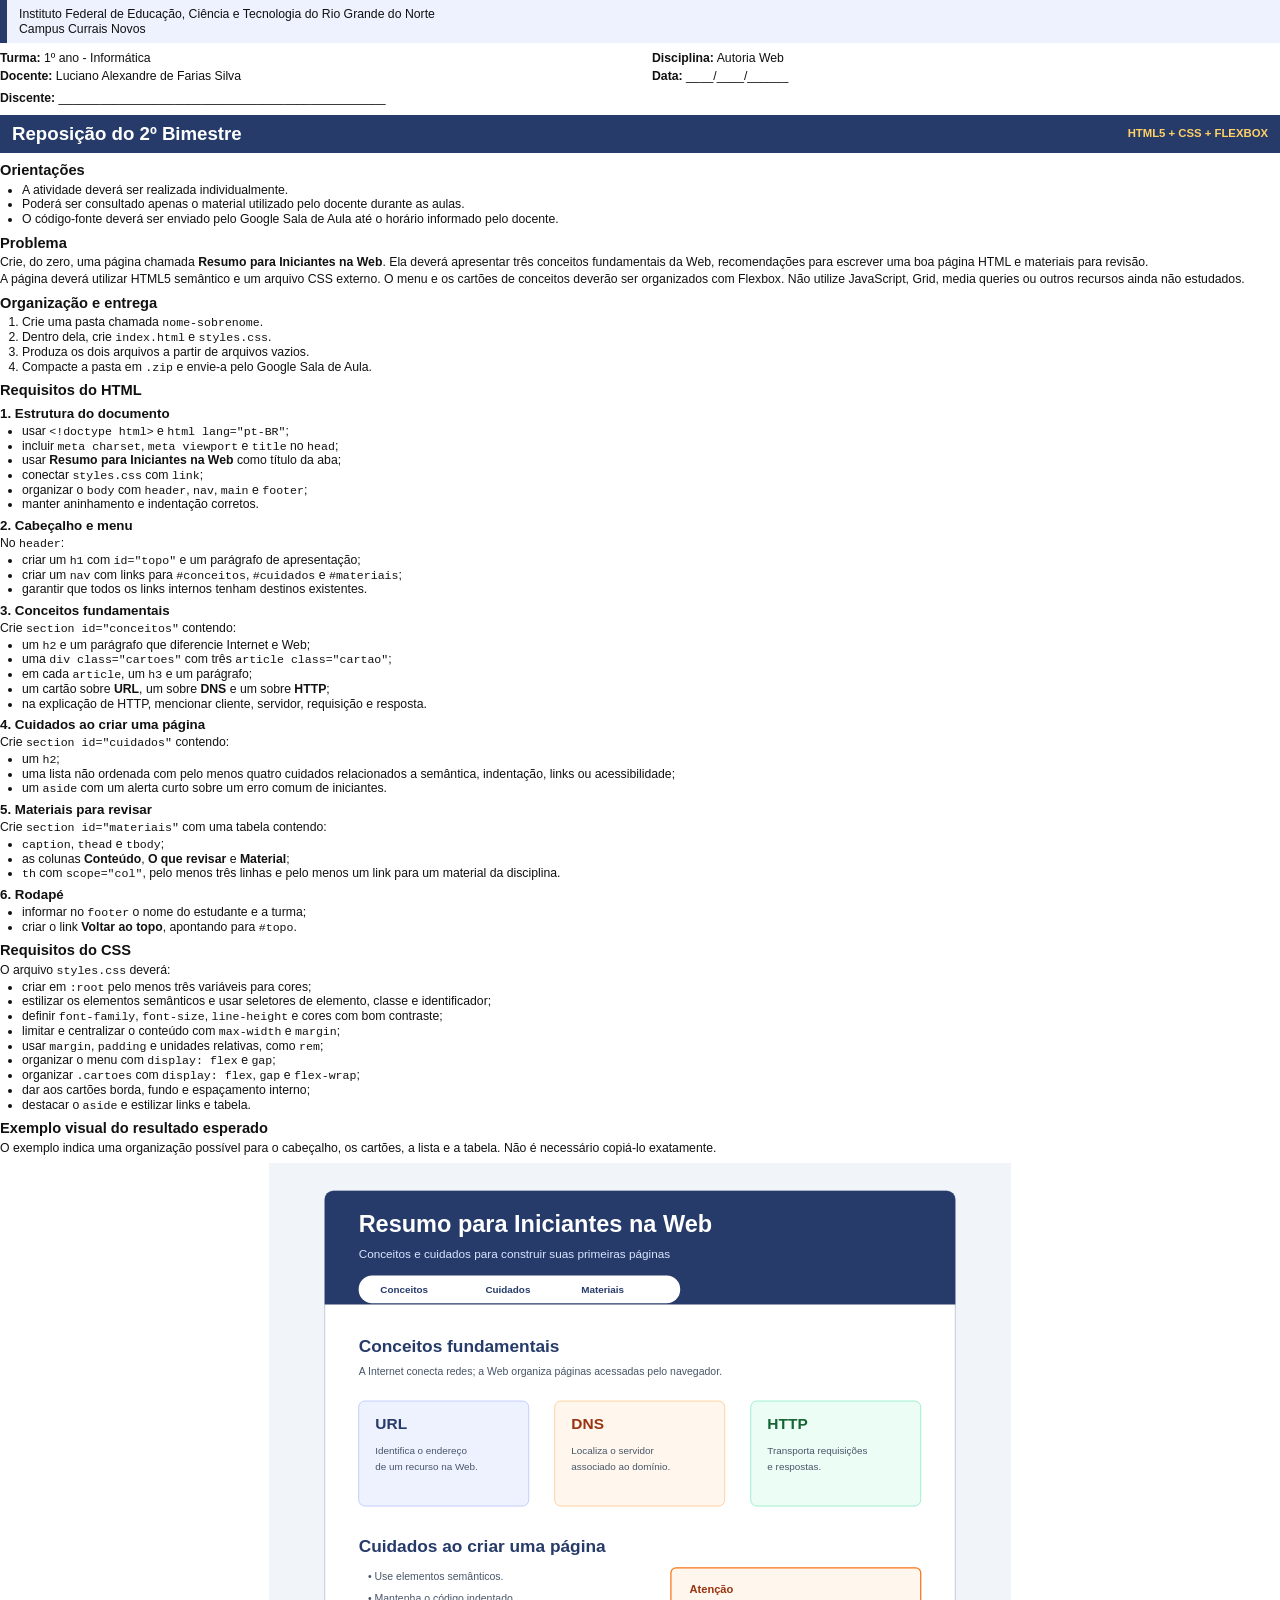
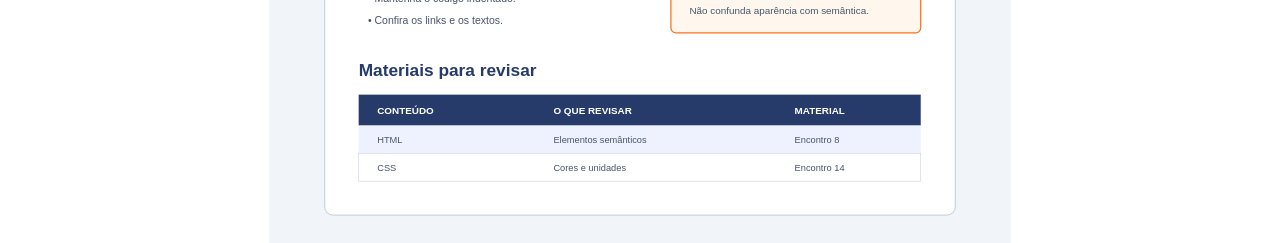
<file: docs/atividades/05-atividade-avaliativa-2bim-reposicao-central-do-desenvolvedor-impressao.html>
<!doctype html>
<html lang="pt-BR"><head><meta charset="UTF-8"><meta name="viewport" content="width=device-width, initial-scale=1.0">
<title>Atividade Avaliativa - Reposição do 2º Bimestre - Autoria Web</title>
<style>
@page{size:A4;margin:11mm 17mm}*{box-sizing:border-box}body{margin:0;color:#111;font:9.2pt/1.2 Arial,Helvetica,sans-serif}.instituicao{margin:0 0 8px;padding:7px 12px;border-left:7px solid #263b6a;background:#eef2ff}.instituicao p{margin:0}.dados{display:grid;grid-template-columns:1fr 1fr;gap:3px 24px;margin:6px 0 9px}.discente{grid-column:1/-1;margin-top:4px}h1{margin:0 0 9px;padding:8px 12px;color:#fff;background:#263b6a;font-size:14pt}h1::after{content:"HTML5 + CSS + FLEXBOX";float:right;color:#ffd166;font-size:8.5pt;line-height:16pt}h2{margin:8px 0 3px;font-size:11pt}h3{margin:6px 0 2px;font-size:10pt}p{margin:2px 0;text-align:justify}ul,ol{margin:2px 0 4px;padding-left:22px}li{margin:0}code{font:8.7pt "Liberation Mono","Courier New",monospace}.bloco{break-inside:avoid-page}.visual{display:block;width:100%;max-height:180mm;margin:7px auto 0;object-fit:contain}
</style></head><body>
<header class="instituicao"><p>Instituto Federal de Educação, Ciência e Tecnologia do Rio Grande do Norte</p><p>Campus Currais Novos</p></header>
<section class="dados" aria-label="Dados da atividade"><div><strong>Turma:</strong> 1º ano - Informática</div><div><strong>Disciplina:</strong> Autoria Web</div><div><strong>Docente:</strong> Luciano Alexandre de Farias Silva</div><div><strong>Data:</strong> ____/____/______</div><div class="discente"><strong>Discente:</strong> ________________________________________________</div></section>
<h1>Reposição do 2º Bimestre</h1>
<section><h2>Orientações</h2><ul><li>A atividade deverá ser realizada individualmente.</li><li>Poderá ser consultado apenas o material utilizado pelo docente durante as aulas.</li><li>O código-fonte deverá ser enviado pelo Google Sala de Aula até o horário informado pelo docente.</li></ul></section>
<main>
<section><h2>Problema</h2><p>Crie, do zero, uma página chamada <strong>Resumo para Iniciantes na Web</strong>. Ela deverá apresentar três conceitos fundamentais da Web, recomendações para escrever uma boa página HTML e materiais para revisão.</p><p>A página deverá utilizar HTML5 semântico e um arquivo CSS externo. O menu e os cartões de conceitos deverão ser organizados com Flexbox. Não utilize JavaScript, Grid, media queries ou outros recursos ainda não estudados.</p></section>
<section class="bloco"><h2>Organização e entrega</h2><ol><li>Crie uma pasta chamada <code>nome-sobrenome</code>.</li><li>Dentro dela, crie <code>index.html</code> e <code>styles.css</code>.</li><li>Produza os dois arquivos a partir de arquivos vazios.</li><li>Compacte a pasta em <code>.zip</code> e envie-a pelo Google Sala de Aula.</li></ol></section>
<section><h2>Requisitos do HTML</h2></section>
<section class="bloco"><h3>1. Estrutura do documento</h3><ul><li>usar <code>&lt;!doctype html&gt;</code> e <code>html lang="pt-BR"</code>;</li><li>incluir <code>meta charset</code>, <code>meta viewport</code> e <code>title</code> no <code>head</code>;</li><li>usar <strong>Resumo para Iniciantes na Web</strong> como título da aba;</li><li>conectar <code>styles.css</code> com <code>link</code>;</li><li>organizar o <code>body</code> com <code>header</code>, <code>nav</code>, <code>main</code> e <code>footer</code>;</li><li>manter aninhamento e indentação corretos.</li></ul></section>
<section class="bloco"><h3>2. Cabeçalho e menu</h3><p>No <code>header</code>:</p><ul><li>criar um <code>h1</code> com <code>id="topo"</code> e um parágrafo de apresentação;</li><li>criar um <code>nav</code> com links para <code>#conceitos</code>, <code>#cuidados</code> e <code>#materiais</code>;</li><li>garantir que todos os links internos tenham destinos existentes.</li></ul></section>
<section class="bloco"><h3>3. Conceitos fundamentais</h3><p>Crie <code>section id="conceitos"</code> contendo:</p><ul><li>um <code>h2</code> e um parágrafo que diferencie Internet e Web;</li><li>uma <code>div class="cartoes"</code> com três <code>article class="cartao"</code>;</li><li>em cada <code>article</code>, um <code>h3</code> e um parágrafo;</li><li>um cartão sobre <strong>URL</strong>, um sobre <strong>DNS</strong> e um sobre <strong>HTTP</strong>;</li><li>na explicação de HTTP, mencionar cliente, servidor, requisição e resposta.</li></ul></section>
<section class="bloco"><h3>4. Cuidados ao criar uma página</h3><p>Crie <code>section id="cuidados"</code> contendo:</p><ul><li>um <code>h2</code>;</li><li>uma lista não ordenada com pelo menos quatro cuidados relacionados a semântica, indentação, links ou acessibilidade;</li><li>um <code>aside</code> com um alerta curto sobre um erro comum de iniciantes.</li></ul></section>
<section class="bloco"><h3>5. Materiais para revisar</h3><p>Crie <code>section id="materiais"</code> com uma tabela contendo:</p><ul><li><code>caption</code>, <code>thead</code> e <code>tbody</code>;</li><li>as colunas <strong>Conteúdo</strong>, <strong>O que revisar</strong> e <strong>Material</strong>;</li><li><code>th</code> com <code>scope="col"</code>, pelo menos três linhas e pelo menos um link para um material da disciplina.</li></ul></section>
<section class="bloco"><h3>6. Rodapé</h3><ul><li>informar no <code>footer</code> o nome do estudante e a turma;</li><li>criar o link <strong>Voltar ao topo</strong>, apontando para <code>#topo</code>.</li></ul></section>
<section class="bloco"><h2>Requisitos do CSS</h2><p>O arquivo <code>styles.css</code> deverá:</p><ul><li>criar em <code>:root</code> pelo menos três variáveis para cores;</li><li>estilizar os elementos semânticos e usar seletores de elemento, classe e identificador;</li><li>definir <code>font-family</code>, <code>font-size</code>, <code>line-height</code> e cores com bom contraste;</li><li>limitar e centralizar o conteúdo com <code>max-width</code> e <code>margin</code>;</li><li>usar <code>margin</code>, <code>padding</code> e unidades relativas, como <code>rem</code>;</li><li>organizar o menu com <code>display: flex</code> e <code>gap</code>;</li><li>organizar <code>.cartoes</code> com <code>display: flex</code>, <code>gap</code> e <code>flex-wrap</code>;</li><li>dar aos cartões borda, fundo e espaçamento interno;</li><li>destacar o <code>aside</code> e estilizar links e tabela.</li></ul></section>
<section><h2>Exemplo visual do resultado esperado</h2><p>O exemplo indica uma organização possível para o cabeçalho, os cartões, a lista e a tabela. Não é necessário copiá-lo exatamente.</p><img class="visual" src="./imagens/atividade-05-reposicao-exemplo-visual.svg" alt="Exemplo visual da página Resumo para Iniciantes na Web"></section>
</main></body></html>
</file>
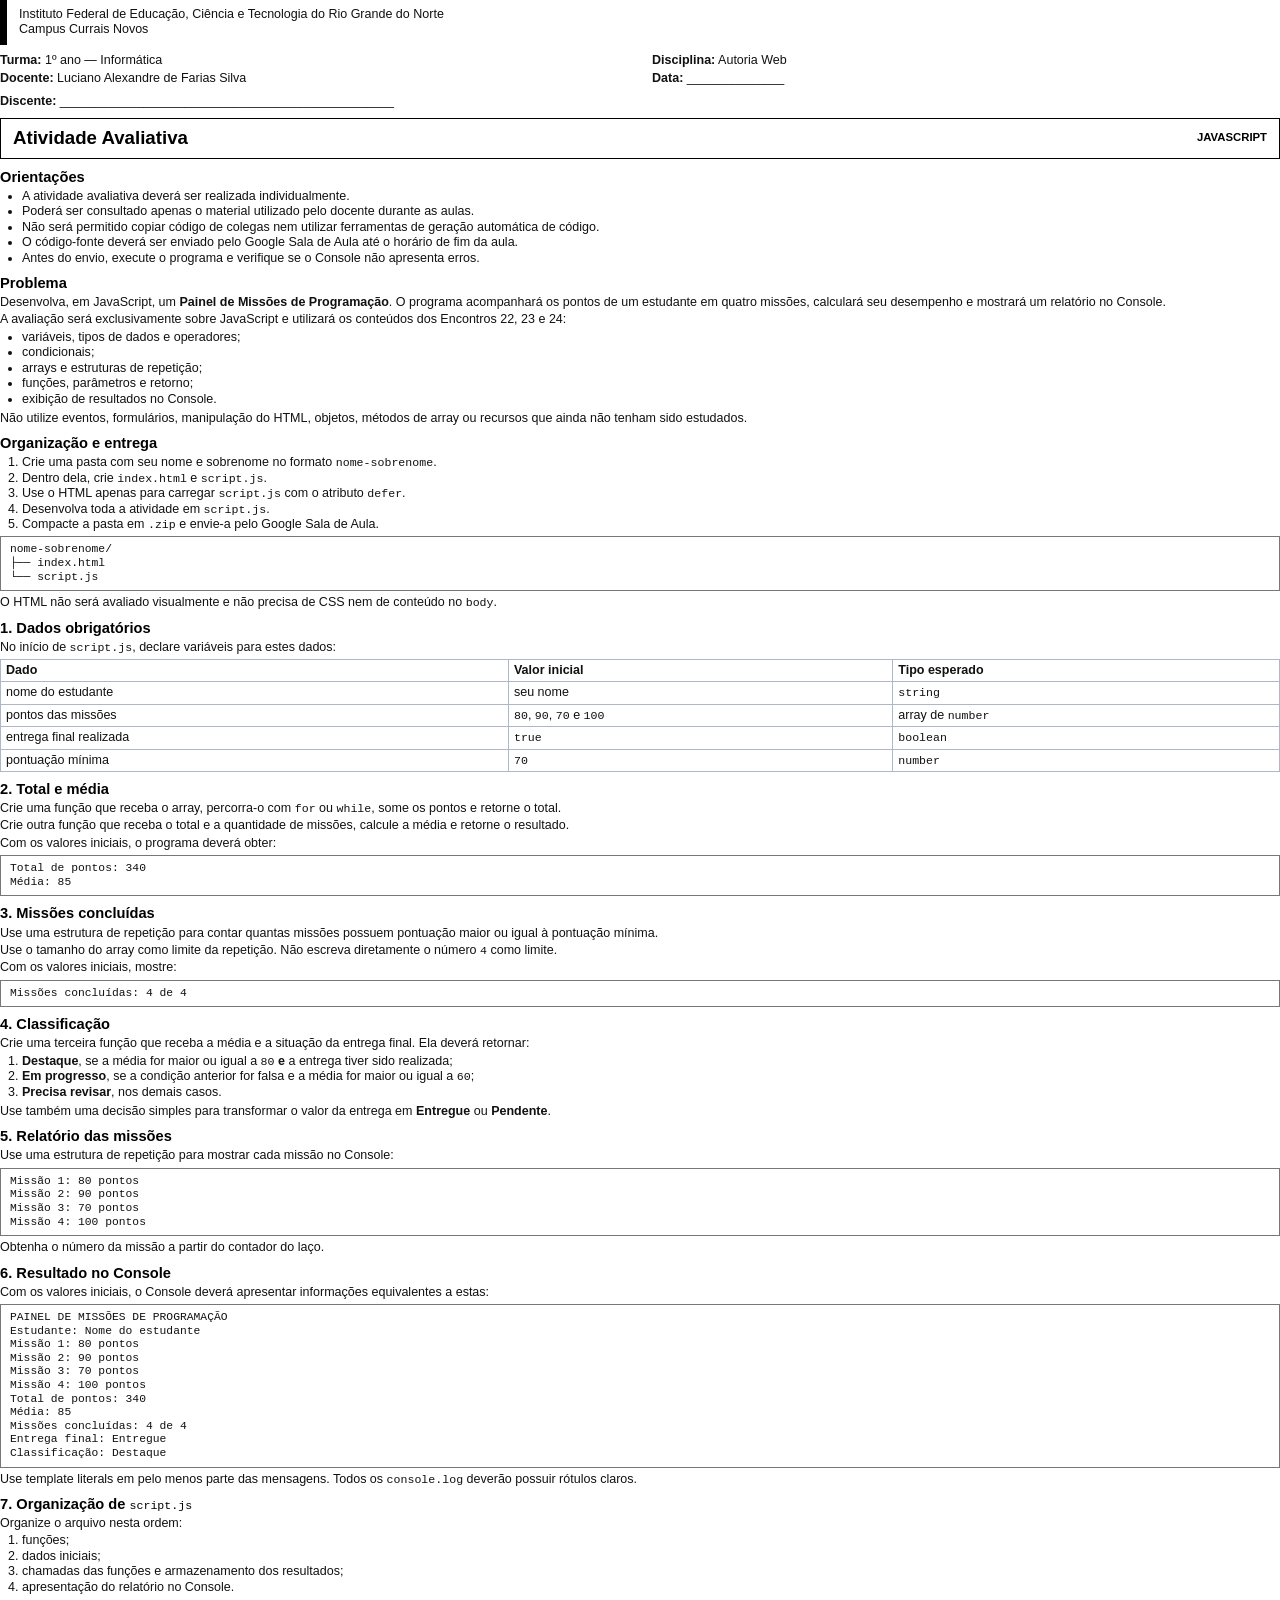
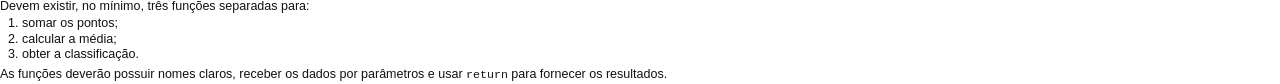
<file: docs/atividades/06-atividade-avaliativa-javascript-introdutorio-impressao.html>
<!doctype html>
<html lang="pt-BR">
  <head>
    <meta charset="UTF-8" />
    <meta name="viewport" content="width=device-width, initial-scale=1.0" />
    <title>Atividade Avaliativa - JavaScript - Autoria Web</title>
    <style>
      @page { size: A4; margin: 11mm 17mm; }
      * { box-sizing: border-box; }
      body { margin: 0; color: #111; font: 9.4pt/1.23 Arial, Helvetica, sans-serif; }
      .instituicao { margin: 0 0 8px; padding: 7px 12px; border-left: 7px solid #000; }
      .instituicao p { margin: 0; }
      .dados { display: grid; grid-template-columns: 1fr 1fr; gap: 3px 24px; margin: 6px 0 9px; }
      .discente { grid-column: 1 / -1; margin-top: 4px; }
      h1 { margin: 0 0 9px; padding: 8px 12px; border: 1px solid #000; color: #000; font-size: 14pt; }
      h1::after { content: "JAVASCRIPT"; float: right; color: #000; font-size: 8.5pt; line-height: 16pt; }
      h2 { margin: 8px 0 3px; color: #000; font-size: 11pt; }
      p { margin: 2px 0; text-align: justify; }
      ul, ol { margin: 2px 0 4px; padding-left: 22px; }
      li { margin: 0; }
      code { font: 8.7pt "Liberation Mono", "Courier New", monospace; }
      pre { margin: 4px 0; padding: 6px 9px; border: 1px solid #777; font: 8.5pt/1.2 "Liberation Mono", "Courier New", monospace; white-space: pre-wrap; }
      table { width: 100%; margin: 4px 0 6px; border-collapse: collapse; break-inside: avoid-page; }
      th, td { padding: 3px 5px; border: 1px solid #aeb6c7; text-align: left; }
      th { font-weight: 700; }
      .bloco { break-inside: avoid-page; }
    </style>
  </head>
  <body>
    <header class="instituicao">
      <p>Instituto Federal de Educação, Ciência e Tecnologia do Rio Grande do Norte</p>
      <p>Campus Currais Novos</p>
    </header>

    <section class="dados" aria-label="Dados da atividade">
      <div><strong>Turma:</strong> 1º ano — Informática</div>
      <div><strong>Disciplina:</strong> Autoria Web</div>
      <div><strong>Docente:</strong> Luciano Alexandre de Farias Silva</div>
      <div><strong>Data:</strong> ______________</div>
      <div class="discente"><strong>Discente:</strong> ________________________________________________</div>
    </section>

    <h1>Atividade Avaliativa</h1>

    <section>
      <h2>Orientações</h2>
      <ul>
        <li>A atividade avaliativa deverá ser realizada individualmente.</li>
        <li>Poderá ser consultado apenas o material utilizado pelo docente durante as aulas.</li>
        <li>Não será permitido copiar código de colegas nem utilizar ferramentas de geração automática de código.</li>
        <li>O código-fonte deverá ser enviado pelo Google Sala de Aula até o horário de fim da aula.</li>
        <li>Antes do envio, execute o programa e verifique se o Console não apresenta erros.</li>
      </ul>
    </section>

    <main>
      <section>
        <h2>Problema</h2>
        <p>Desenvolva, em JavaScript, um <strong>Painel de Missões de Programação</strong>. O programa acompanhará os pontos de um estudante em quatro missões, calculará seu desempenho e mostrará um relatório no Console.</p>
        <p>A avaliação será exclusivamente sobre JavaScript e utilizará os conteúdos dos Encontros 22, 23 e 24:</p>
        <ul>
          <li>variáveis, tipos de dados e operadores;</li>
          <li>condicionais;</li>
          <li>arrays e estruturas de repetição;</li>
          <li>funções, parâmetros e retorno;</li>
          <li>exibição de resultados no Console.</li>
        </ul>
        <p>Não utilize eventos, formulários, manipulação do HTML, objetos, métodos de array ou recursos que ainda não tenham sido estudados.</p>
      </section>

      <section class="bloco">
        <h2>Organização e entrega</h2>
        <ol>
          <li>Crie uma pasta com seu nome e sobrenome no formato <code>nome-sobrenome</code>.</li>
          <li>Dentro dela, crie <code>index.html</code> e <code>script.js</code>.</li>
          <li>Use o HTML apenas para carregar <code>script.js</code> com o atributo <code>defer</code>.</li>
          <li>Desenvolva toda a atividade em <code>script.js</code>.</li>
          <li>Compacte a pasta em <code>.zip</code> e envie-a pelo Google Sala de Aula.</li>
        </ol>
        <pre>nome-sobrenome/
├── index.html
└── script.js</pre>
        <p>O HTML não será avaliado visualmente e não precisa de CSS nem de conteúdo no <code>body</code>.</p>
      </section>

      <section class="bloco">
        <h2>1. Dados obrigatórios</h2>
        <p>No início de <code>script.js</code>, declare variáveis para estes dados:</p>
        <table>
          <thead><tr><th>Dado</th><th>Valor inicial</th><th>Tipo esperado</th></tr></thead>
          <tbody>
            <tr><td>nome do estudante</td><td>seu nome</td><td><code>string</code></td></tr>
            <tr><td>pontos das missões</td><td><code>80</code>, <code>90</code>, <code>70</code> e <code>100</code></td><td>array de <code>number</code></td></tr>
            <tr><td>entrega final realizada</td><td><code>true</code></td><td><code>boolean</code></td></tr>
            <tr><td>pontuação mínima</td><td><code>70</code></td><td><code>number</code></td></tr>
          </tbody>
        </table>
      </section>

      <section class="bloco">
        <h2>2. Total e média</h2>
        <p>Crie uma função que receba o array, percorra-o com <code>for</code> ou <code>while</code>, some os pontos e retorne o total.</p>
        <p>Crie outra função que receba o total e a quantidade de missões, calcule a média e retorne o resultado.</p>
        <p>Com os valores iniciais, o programa deverá obter:</p>
        <pre>Total de pontos: 340
Média: 85</pre>
      </section>

      <section class="bloco">
        <h2>3. Missões concluídas</h2>
        <p>Use uma estrutura de repetição para contar quantas missões possuem pontuação maior ou igual à pontuação mínima.</p>
        <p>Use o tamanho do array como limite da repetição. Não escreva diretamente o número <code>4</code> como limite.</p>
        <p>Com os valores iniciais, mostre:</p>
        <pre>Missões concluídas: 4 de 4</pre>
      </section>

      <section class="bloco">
        <h2>4. Classificação</h2>
        <p>Crie uma terceira função que receba a média e a situação da entrega final. Ela deverá retornar:</p>
        <ol>
          <li><strong>Destaque</strong>, se a média for maior ou igual a <code>80</code> <strong>e</strong> a entrega tiver sido realizada;</li>
          <li><strong>Em progresso</strong>, se a condição anterior for falsa e a média for maior ou igual a <code>60</code>;</li>
          <li><strong>Precisa revisar</strong>, nos demais casos.</li>
        </ol>
        <p>Use também uma decisão simples para transformar o valor da entrega em <strong>Entregue</strong> ou <strong>Pendente</strong>.</p>
      </section>

      <section class="bloco">
        <h2>5. Relatório das missões</h2>
        <p>Use uma estrutura de repetição para mostrar cada missão no Console:</p>
        <pre>Missão 1: 80 pontos
Missão 2: 90 pontos
Missão 3: 70 pontos
Missão 4: 100 pontos</pre>
        <p>Obtenha o número da missão a partir do contador do laço.</p>
      </section>

      <section class="bloco">
        <h2>6. Resultado no Console</h2>
        <p>Com os valores iniciais, o Console deverá apresentar informações equivalentes a estas:</p>
        <pre>PAINEL DE MISSÕES DE PROGRAMAÇÃO
Estudante: Nome do estudante
Missão 1: 80 pontos
Missão 2: 90 pontos
Missão 3: 70 pontos
Missão 4: 100 pontos
Total de pontos: 340
Média: 85
Missões concluídas: 4 de 4
Entrega final: Entregue
Classificação: Destaque</pre>
        <p>Use template literals em pelo menos parte das mensagens. Todos os <code>console.log</code> deverão possuir rótulos claros.</p>
      </section>

      <section class="bloco">
        <h2>7. Organização de <code>script.js</code></h2>
        <p>Organize o arquivo nesta ordem:</p>
        <ol>
          <li>funções;</li>
          <li>dados iniciais;</li>
          <li>chamadas das funções e armazenamento dos resultados;</li>
          <li>apresentação do relatório no Console.</li>
        </ol>
        <p>Devem existir, no mínimo, três funções separadas para:</p>
        <ol>
          <li>somar os pontos;</li>
          <li>calcular a média;</li>
          <li>obter a classificação.</li>
        </ol>
        <p>As funções deverão possuir nomes claros, receber os dados por parâmetros e usar <code>return</code> para fornecer os resultados.</p>
      </section>
    </main>
  </body>
</html>
</file>
<file: códigos/aula15/styles.css>
* {
  box-sizing: border-box;  
}

body{
    margin: 0;
}

.container{
    width: 92%;
    max-width: 72rem;
    margin: 0 auto;
}

.faixa{
    padding: 1rem 0;
}

.bloco{
    margin-bottom: 1rem;
    padding: 1rem;
    border: 1px solid #c6d6ea;
    border-radius: 0.5rem;
}

.menu > .container a{
    display: inline-block;
    padding: 0.5rem 0.85rem;
    margin-right: 0.4rem;
    border: 1px solid #b8c7df;
    border-radius: 0.4rem;
    text-decoration: none;
    font-weight: 700;
}

.botao{
    display: inline-block;
    padding: 0.6rem 1rem;
    text-decoration: none;
    font-weight: 700;
    color: #ffffff;
    background-color: #1f4a8a;
    border-radius: 0.4rem;
}

.card{
    margin-bottom: 0.75rem;
    padding: 0.85rem;
    border: 1px solid #aac1df;
    border-radius: 0.4rem;
}
</file>
<file: códigos/aula21/styles.css>
:root {
  --cor-primaria: #123a63;
  --cor-destaque: #0b7285;
  --cor-fundo: #f4f7fa;
  --cor-superficie: #ffffff;
  --cor-texto: #1f2933;
}

* {
  box-sizing: border-box;
}

body {
  margin: 0;
  background: var(--cor-fundo);
  color: var(--cor-texto);
  font-family: Arial, sans-serif;
  font-size: 1rem;
  line-height: 1.6;
}

.container {
  width: 90%;
  max-width: 64rem;
  margin: 0 auto;
}

header,
footer {
  padding: 2rem 0;
  background: var(--cor-primaria);
  color: #ffffff;
}

h1,
h2,
h3 {
  line-height: 1.2;
}

h1 {
  font-size: 2.25rem;
}

h2 {
  color: var(--cor-primaria);
  font-size: 1.6rem;
}

h3 {
  font-size: 1.2rem;
}

nav ul {
  display: flex;
  flex-wrap: wrap;
  gap: 1rem;
  padding: 0;
  list-style: none;
}

nav a,
footer a {
  color: #ffffff;
}

a {
  color: var(--cor-destaque);
  font-weight: 700;
}

main {
  padding: 1rem 0 2rem;
}

section {
  margin: 1.5rem 0;
  padding: 1.5rem;
  border-radius: 0.5rem;
  background: var(--cor-superficie);
}

#boas-praticas {
  border-left: 0.35rem solid var(--cor-destaque);
}

aside {
  margin-top: 1rem;
  padding: 1rem;
  border: 0.1rem solid #f0ad4e;
  background: #fff6df;
}

.tabela-responsiva {
  overflow-x: auto;
}

table {
  width: 100%;
  border-collapse: collapse;
}

caption {
  margin-bottom: 0.5rem;
  font-weight: 700;
}

th,
td {
  padding: 0.75rem;
  border: 0.0625rem solid #b8c2cc;
  text-align: left;
}

th {
  background: var(--cor-primaria);
  color: #ffffff;
}
</file>
<file: códigos/aula22/styles.css>
:root {
  --cor-primaria: #173b57;
  --cor-destaque: #0b7285;
  --cor-sucesso: #2b8a3e;
  --cor-fundo: #eef3f6;
  --cor-superficie: #ffffff;
  --cor-texto: #24313a;
}

* {
  box-sizing: border-box;
}

body {
  margin: 0;
  background: var(--cor-fundo);
  color: var(--cor-texto);
  font-family: Arial, sans-serif;
  line-height: 1.6;
}

.container {
  width: 90%;
  max-width: 64rem;
  margin: 0 auto;
}

header,
footer {
  padding: 2rem 0;
  background: var(--cor-primaria);
  color: #ffffff;
}

header h1,
header p,
footer p {
  margin-top: 0;
}

.etiqueta {
  margin-bottom: 0.25rem;
  color: #a5d8ff;
  font-size: 0.9rem;
  font-weight: 700;
  letter-spacing: 0.05rem;
  text-transform: uppercase;
}

main {
  padding: 1rem 0 2rem;
}

section,
.dica {
  margin: 1.5rem 0;
  padding: 1.5rem;
  border-radius: 0.6rem;
  background: var(--cor-superficie);
}

h2 {
  margin-top: 0;
  color: var(--cor-primaria);
}

.grade-cards {
  display: grid;
  grid-template-columns: repeat(auto-fit, minmax(12rem, 1fr));
  gap: 1rem;
}

.card {
  padding: 1rem;
  border: 0.0625rem solid #c7d3dc;
  border-top: 0.3rem solid var(--cor-destaque);
  border-radius: 0.4rem;
}

.card h3 {
  margin: 0;
  font-size: 1rem;
}

.valor {
  margin: 0.5rem 0 0;
  color: var(--cor-destaque);
  font-size: 1.35rem;
  font-weight: 700;
}

.valor.sucesso {
  color: var(--cor-sucesso);
}

.detalhes {
  display: grid;
  gap: 0.75rem;
  margin-bottom: 0;
}

.detalhes div {
  display: flex;
  flex-wrap: wrap;
  justify-content: space-between;
  gap: 0.5rem;
  padding-bottom: 0.5rem;
  border-bottom: 0.0625rem solid #d9e1e7;
}

.detalhes dt {
  font-weight: 700;
}

.detalhes dd {
  margin: 0;
}

.dica {
  border-left: 0.35rem solid #f59f00;
  background: #fff9db;
}

kbd {
  padding: 0.1rem 0.35rem;
  border: 0.0625rem solid #9ba8b0;
  border-radius: 0.2rem;
  background: #ffffff;
}

footer {
  text-align: center;
}

footer p {
  margin-bottom: 0;
}
</file>
<file: códigos/aula23/styles.css>
:root {
  --cor-primaria: #173b57;
  --cor-destaque: #0b7285;
  --cor-sucesso: #2b8a3e;
  --cor-fundo: #eef3f6;
  --cor-superficie: #ffffff;
  --cor-texto: #24313a;
}

* { box-sizing: border-box; }

body {
  margin: 0;
  background: var(--cor-fundo);
  color: var(--cor-texto);
  font-family: Arial, sans-serif;
  line-height: 1.6;
}

.container { width: 90%; max-width: 64rem; margin: 0 auto; }

header, footer { padding: 2rem 0; background: var(--cor-primaria); color: #fff; }
header h1, header p, footer p { margin-top: 0; }
.etiqueta { margin-bottom: 0.25rem; color: #a5d8ff; font-size: 0.9rem; font-weight: 700; text-transform: uppercase; }
main { padding: 1rem 0 2rem; }

section, .dica {
  margin: 1.5rem 0;
  padding: 1.5rem;
  border-radius: 0.6rem;
  background: var(--cor-superficie);
}

h2 { margin-top: 0; color: var(--cor-primaria); }
.grade-cards { display: grid; grid-template-columns: repeat(auto-fit, minmax(12rem, 1fr)); gap: 1rem; }
.card { padding: 1rem; border: 0.0625rem solid #c7d3dc; border-top: 0.3rem solid var(--cor-destaque); border-radius: 0.4rem; }
.card h3 { margin: 0; font-size: 1rem; }
.valor { margin: 0.5rem 0 0; color: var(--cor-destaque); font-size: 1.35rem; font-weight: 700; }
.valor.sucesso { color: var(--cor-sucesso); }
#lista-revisao { padding-left: 1.5rem; }
#lista-revisao li + li { margin-top: 0.4rem; }
.dica { border-left: 0.35rem solid #f59f00; background: #fff9db; }
code { padding: 0.1rem 0.3rem; border-radius: 0.2rem; background: #e9ecef; }
footer { text-align: center; }
footer p { margin-bottom: 0; }
</file>
<file: códigos/aula24/styles.css>
:root {
  --cor-primaria: #173b57;
  --cor-destaque: #0b7285;
  --cor-fundo: #eef3f6;
  --cor-superficie: #ffffff;
  --cor-texto: #24313a;
}

* { box-sizing: border-box; }
body { margin: 0; background: var(--cor-fundo); color: var(--cor-texto); font-family: Arial, sans-serif; line-height: 1.6; }
.container { width: 90%; max-width: 64rem; margin: 0 auto; }
header, footer { padding: 2rem 0; background: var(--cor-primaria); color: #fff; }
header h1, header p, footer p { margin-top: 0; }
.etiqueta { margin-bottom: 0.25rem; color: #a5d8ff; font-size: 0.9rem; font-weight: 700; text-transform: uppercase; }
main { padding: 1rem 0 2rem; }
section, .dica { margin: 1.5rem 0; padding: 1.5rem; border-radius: 0.6rem; background: var(--cor-superficie); }
h2 { margin-top: 0; color: var(--cor-primaria); }
.grade-cards { display: grid; grid-template-columns: repeat(auto-fit, minmax(12rem, 1fr)); gap: 1rem; }
.card { padding: 1rem; border: 0.0625rem solid #c7d3dc; border-top: 0.3rem solid var(--cor-destaque); border-radius: 0.4rem; }
.card h3 { margin: 0; font-size: 1rem; }
.valor { margin: 0.5rem 0 0; color: var(--cor-destaque); font-size: 1.35rem; font-weight: 700; }
#lista-revisao { padding-left: 1.5rem; }
#lista-revisao li + li { margin-top: 0.4rem; }
.dica { border-left: 0.35rem solid #f59f00; background: #fff9db; }
footer { text-align: center; }
footer p { margin-bottom: 0; }
</file>
